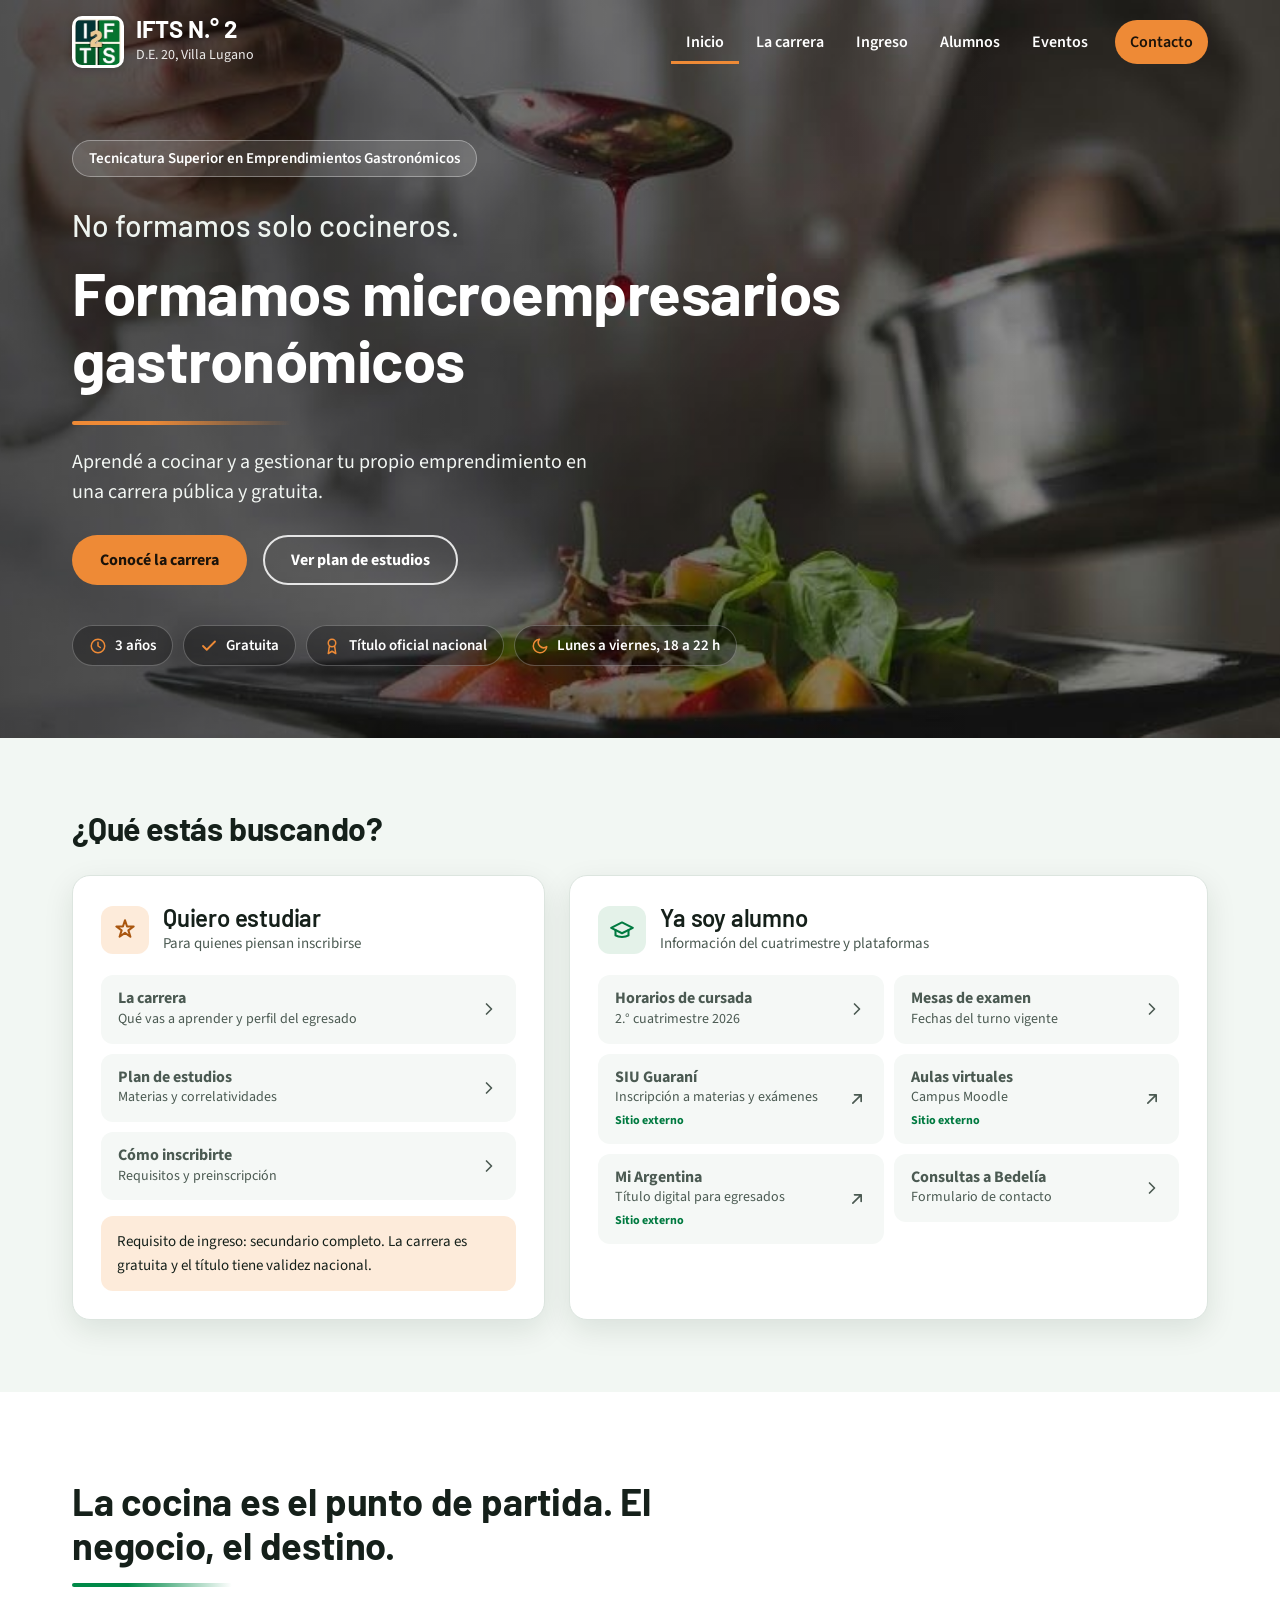
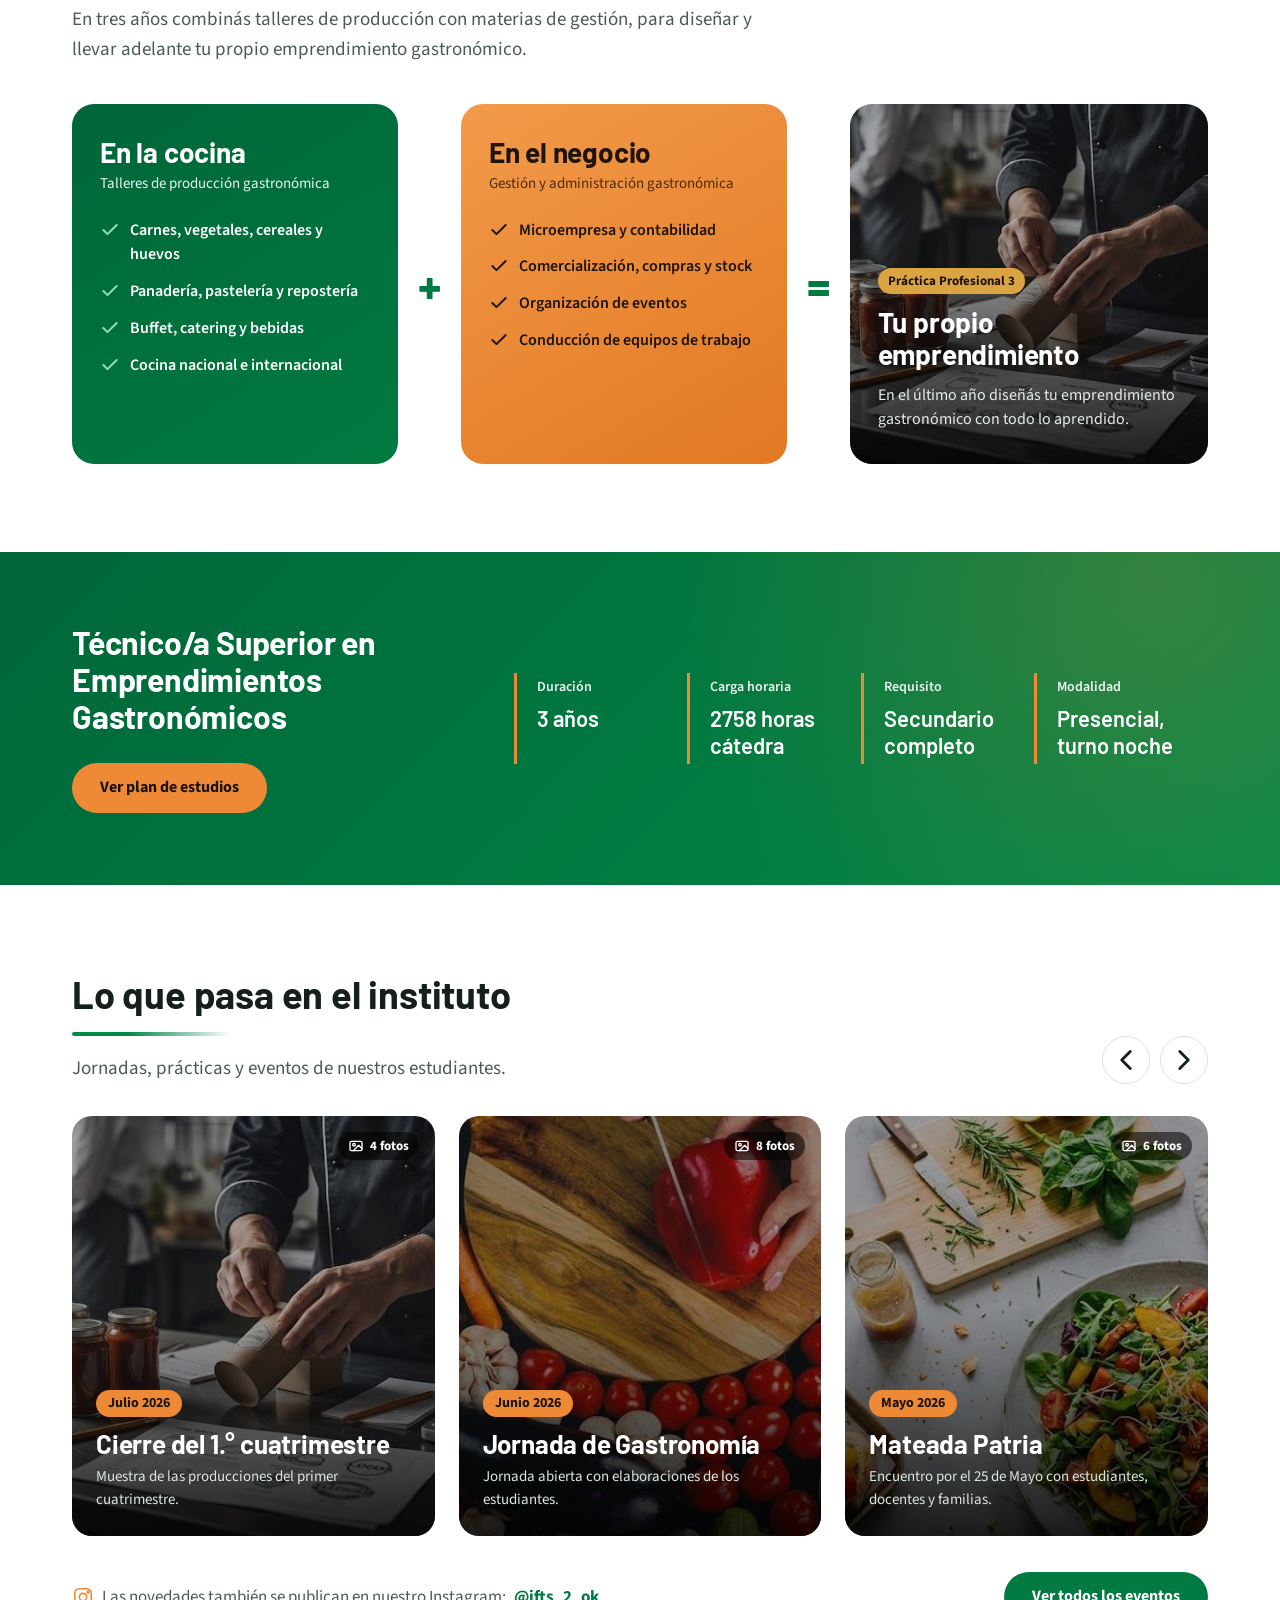
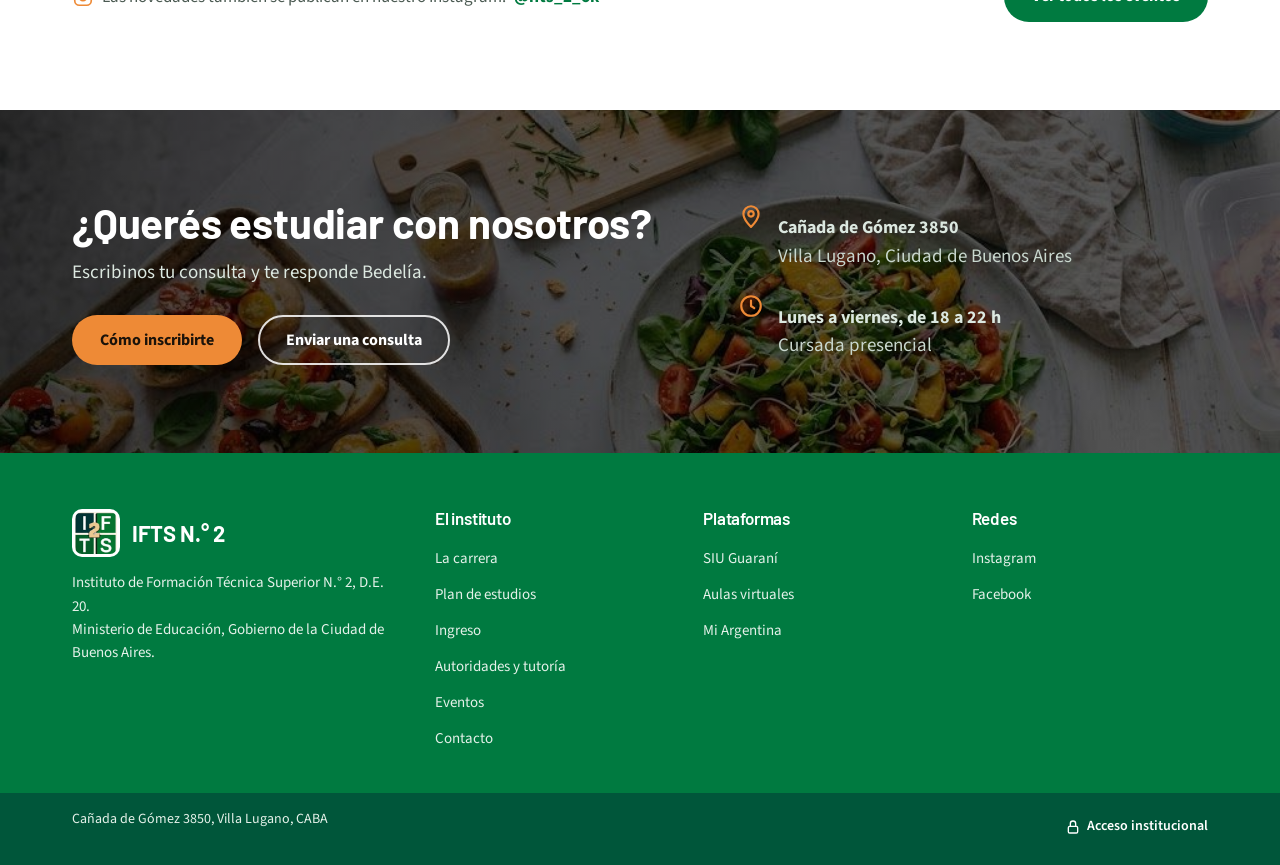
<file: index.html>
<!doctype html>
<html lang="es">

<head>
    <meta charset="utf-8" />
    <meta name="viewport" content="width=device-width, initial-scale=1, viewport-fit=cover" />
    <title>Prototipo · IFTS N.° 2</title>
    <link rel="preconnect" href="https://fonts.googleapis.com" />
    <link rel="preconnect" href="https://fonts.gstatic.com" crossorigin />
    <link
        href="https://fonts.googleapis.com/css2?family=Barlow:wght@500;600;700&family=Source+Sans+3:wght@400;600;700&display=swap"
        rel="stylesheet" />
    <link rel="stylesheet" href="css/styles.css" />
</head>

<body>
    <header class="encabezado" id="encabezado">
        <div class="contenedor">
            <a class="marca" href="#/inicio"><img data-img="LOGO" src="img/img-636b5bfe.gif"
                    alt="Logo del IFTS N.° 2" /><span><strong>IFTS N.° 2</strong><small>D.E. 20, Villa
                        Lugano</small></span></a>
            <nav aria-label="Principal">
                <button class="boton-menu" aria-expanded="false" aria-controls="menu" aria-label="Abrir menú"
                    id="boton-menu">
                    <svg viewBox="0 0 24 24" fill="none" stroke="currentColor" stroke-width="2" stroke-linecap="round"
                        stroke-linejoin="round" aria-hidden="true">
                        <path d="M3 6h18M3 12h18M3 18h18" />
                    </svg>
                </button>
                <ul class="menu" id="menu">
                    <li><a href="#/inicio" data-ruta="inicio">Inicio</a></li>
                    <li><a href="#/carrera" data-ruta="carrera">La carrera</a></li>
                    <li><a href="#/ingreso" data-ruta="ingreso">Ingreso</a></li>
                    <li><a href="#/alumnos" data-ruta="alumnos">Alumnos</a></li>
                    <li><a href="#/eventos" data-ruta="eventos">Eventos</a></li>
                    <li class="destacado"><a href="#/contacto" data-ruta="contacto">Contacto</a></li>
                </ul>
            </nav>
        </div>
    </header>
    <main>
        <div class="pagina" data-pagina="inicio">
            <section class="portada" aria-labelledby="t-portada">
                <div class="contenedor">
                    <p class="pastilla">Tecnicatura Superior en Emprendimientos Gastronómicos</p>
                    <h1 id="t-portada">
                        <span class="antes">No formamos solo cocineros.</span><span class="lema">Formamos
                            microempresarios gastronómicos</span>
                    </h1>
                    <span class="raya" aria-hidden="true"></span>
                    <p class="bajada">
                        Aprendé a cocinar y a gestionar tu propio emprendimiento en una carrera pública y
                        gratuita.
                    </p>
                    <div class="acciones">
                        <a class="boton boton-naranja" href="#/carrera">Conocé la carrera</a><a
                            class="boton boton-claro" href="#/plan">Ver plan de estudios</a>
                    </div>
                    <ul class="chips">
                        <li>
                            <svg viewBox="0 0 24 24" fill="none" stroke="currentColor" stroke-width="2"
                                stroke-linecap="round" stroke-linejoin="round" aria-hidden="true">
                                <circle cx="12" cy="12" r="9" />
                                <path d="M12 7v5l3 2" />
                            </svg>3 años
                        </li>
                        <li>
                            <svg viewBox="0 0 24 24" fill="none" stroke="currentColor" stroke-width="2.4"
                                stroke-linecap="round" stroke-linejoin="round" aria-hidden="true">
                                <path d="M20 6L9 17l-5-5" />
                            </svg>Gratuita
                        </li>
                        <li>
                            <svg viewBox="0 0 24 24" fill="none" stroke="currentColor" stroke-width="2"
                                stroke-linecap="round" stroke-linejoin="round" aria-hidden="true">
                                <circle cx="12" cy="8" r="5" />
                                <path d="M8.5 12.5L7 22l5-3 5 3-1.5-9.5" />
                            </svg>Título oficial nacional
                        </li>
                        <li>
                            <svg viewBox="0 0 24 24" fill="none" stroke="currentColor" stroke-width="2"
                                stroke-linecap="round" stroke-linejoin="round" aria-hidden="true">
                                <path d="M21 12.8A9 9 0 1 1 11.2 3a7 7 0 0 0 9.8 9.8z" />
                            </svg>Lunes a viernes, 18 a 22 h
                        </li>
                    </ul>
                </div>
            </section>
            <section class="busqueda" aria-labelledby="t-buscar">
                <div class="contenedor">
                    <h2 id="t-buscar">¿Qué estás buscando?</h2>
                    <div class="perfiles">
                        <div class="perfil">
                            <div class="perfil-cab">
                                <span class="icono ic-naranja"><svg viewBox="0 0 24 24" fill="none"
                                        stroke="currentColor" stroke-width="1.9" stroke-linecap="round"
                                        stroke-linejoin="round" aria-hidden="true">
                                        <path d="M12 3l1.9 5.8H20l-4.9 3.6 1.9 5.8L12 14.6l-5 3.6 1.9-5.8L4 8.8h6.1z" />
                                    </svg></span>
                                <div>
                                    <h3>Quiero estudiar</h3>
                                    <p>Para quienes piensan inscribirse</p>
                                </div>
                            </div>
                            <ul class="enlaces">
                                <li>
                                    <a href="#/carrera"><span><strong>La carrera</strong><span>Qué vas a aprender y
                                                perfil del egresado</span></span><span class="flecha"><svg
                                                viewBox="0 0 24 24" fill="none" stroke="currentColor" stroke-width="2"
                                                stroke-linecap="round" stroke-linejoin="round" aria-hidden="true">
                                                <path d="M9 6l6 6-6 6" />
                                            </svg></span></a>
                                </li>
                                <li>
                                    <a href="#/plan"><span><strong>Plan de estudios</strong><span>Materias y
                                                correlatividades</span></span><span class="flecha"><svg
                                                viewBox="0 0 24 24" fill="none" stroke="currentColor" stroke-width="2"
                                                stroke-linecap="round" stroke-linejoin="round" aria-hidden="true">
                                                <path d="M9 6l6 6-6 6" />
                                            </svg></span></a>
                                </li>
                                <li>
                                    <a href="#/ingreso"><span><strong>Cómo inscribirte</strong><span>Requisitos y
                                                preinscripción</span></span><span class="flecha"><svg
                                                viewBox="0 0 24 24" fill="none" stroke="currentColor" stroke-width="2"
                                                stroke-linecap="round" stroke-linejoin="round" aria-hidden="true">
                                                <path d="M9 6l6 6-6 6" />
                                            </svg></span></a>
                                </li>
                            </ul>
                            <p class="nota-perfil">
                                Requisito de ingreso: secundario completo. La carrera es gratuita y el título
                                tiene validez nacional.
                            </p>
                        </div>
                        <div class="perfil">
                            <div class="perfil-cab">
                                <span class="icono ic-verde"><svg viewBox="0 0 24 24" fill="none" stroke="currentColor"
                                        stroke-width="1.9" stroke-linecap="round" stroke-linejoin="round"
                                        aria-hidden="true">
                                        <path d="M22 10L12 5 2 10l10 5 10-5z" />
                                        <path d="M6 12v5c3 2 9 2 12 0v-5" />
                                    </svg></span>
                                <div>
                                    <h3>Ya soy alumno</h3>
                                    <p>Información del cuatrimestre y plataformas</p>
                                </div>
                            </div>
                            <ul class="enlaces dos-col">
                                <li>
                                    <a href="#/alumnos"><span><strong>Horarios de cursada</strong><span>2.° cuatrimestre
                                                2026</span></span><span class="flecha"><svg viewBox="0 0 24 24"
                                                fill="none" stroke="currentColor" stroke-width="2"
                                                stroke-linecap="round" stroke-linejoin="round" aria-hidden="true">
                                                <path d="M9 6l6 6-6 6" />
                                            </svg></span></a>
                                </li>
                                <li>
                                    <a href="#/alumnos"><span><strong>Mesas de examen</strong><span>Fechas del turno
                                                vigente</span></span><span class="flecha"><svg viewBox="0 0 24 24"
                                                fill="none" stroke="currentColor" stroke-width="2"
                                                stroke-linecap="round" stroke-linejoin="round" aria-hidden="true">
                                                <path d="M9 6l6 6-6 6" />
                                            </svg></span></a>
                                </li>
                                <li>
                                    <a href="#/alumnos"><span><strong>SIU Guaraní</strong><span>Inscripción a materias y
                                                exámenes</span><span class="externo">Sitio externo</span></span><span
                                            class="flecha"><svg viewBox="0 0 24 24" fill="none" stroke="currentColor"
                                                stroke-width="2" stroke-linecap="round" stroke-linejoin="round"
                                                aria-hidden="true">
                                                <path d="M7 17L17 7M9 7h8v8" />
                                            </svg></span></a>
                                </li>
                                <li>
                                    <a href="#/alumnos"><span><strong>Aulas virtuales</strong><span>Campus
                                                Moodle</span><span class="externo">Sitio externo</span></span><span
                                            class="flecha"><svg viewBox="0 0 24 24" fill="none" stroke="currentColor"
                                                stroke-width="2" stroke-linecap="round" stroke-linejoin="round"
                                                aria-hidden="true">
                                                <path d="M7 17L17 7M9 7h8v8" />
                                            </svg></span></a>
                                </li>
                                <li>
                                    <a href="#/alumnos"><span><strong>Mi Argentina</strong><span>Título digital para
                                                egresados</span><span class="externo">Sitio externo</span></span><span
                                            class="flecha"><svg viewBox="0 0 24 24" fill="none" stroke="currentColor"
                                                stroke-width="2" stroke-linecap="round" stroke-linejoin="round"
                                                aria-hidden="true">
                                                <path d="M7 17L17 7M9 7h8v8" />
                                            </svg></span></a>
                                </li>
                                <li>
                                    <a href="#/contacto"><span><strong>Consultas a Bedelía</strong><span>Formulario de
                                                contacto</span></span><span class="flecha"><svg viewBox="0 0 24 24"
                                                fill="none" stroke="currentColor" stroke-width="2"
                                                stroke-linecap="round" stroke-linejoin="round" aria-hidden="true">
                                                <path d="M9 6l6 6-6 6" />
                                            </svg></span></a>
                                </li>
                            </ul>
                        </div>
                    </div>
                </div>
            </section>
            <section class="seccion" aria-labelledby="t-ident">
                <div class="contenedor">
                    <div class="cabecera">
                        <h2 id="t-ident">La cocina es el punto de partida. El negocio, el destino.</h2>
                        <span class="raya" aria-hidden="true"></span>
                        <p>
                            En tres años combinás talleres de producción con materias de gestión, para diseñar y
                            llevar adelante tu propio emprendimiento gastronómico.
                        </p>
                    </div>
                    <div class="ecuacion">
                        <div class="bloque cocina">
                            <h3>En la cocina</h3>
                            <p class="sub">Talleres de producción gastronómica</p>
                            <ul>
                                <li>
                                    <svg viewBox="0 0 24 24" fill="none" stroke="currentColor" stroke-width="2.4"
                                        stroke-linecap="round" stroke-linejoin="round" aria-hidden="true">
                                        <path d="M20 6L9 17l-5-5" />
                                    </svg>Carnes, vegetales, cereales y huevos
                                </li>
                                <li>
                                    <svg viewBox="0 0 24 24" fill="none" stroke="currentColor" stroke-width="2.4"
                                        stroke-linecap="round" stroke-linejoin="round" aria-hidden="true">
                                        <path d="M20 6L9 17l-5-5" />
                                    </svg>Panadería, pastelería y repostería
                                </li>
                                <li>
                                    <svg viewBox="0 0 24 24" fill="none" stroke="currentColor" stroke-width="2.4"
                                        stroke-linecap="round" stroke-linejoin="round" aria-hidden="true">
                                        <path d="M20 6L9 17l-5-5" />
                                    </svg>Buffet, catering y bebidas
                                </li>
                                <li>
                                    <svg viewBox="0 0 24 24" fill="none" stroke="currentColor" stroke-width="2.4"
                                        stroke-linecap="round" stroke-linejoin="round" aria-hidden="true">
                                        <path d="M20 6L9 17l-5-5" />
                                    </svg>Cocina nacional e internacional
                                </li>
                            </ul>
                        </div>
                        <div class="signo" aria-hidden="true">+</div>
                        <div class="bloque negocio">
                            <h3>En el negocio</h3>
                            <p class="sub">Gestión y administración gastronómica</p>
                            <ul>
                                <li>
                                    <svg viewBox="0 0 24 24" fill="none" stroke="currentColor" stroke-width="2.4"
                                        stroke-linecap="round" stroke-linejoin="round" aria-hidden="true">
                                        <path d="M20 6L9 17l-5-5" />
                                    </svg>Microempresa y contabilidad
                                </li>
                                <li>
                                    <svg viewBox="0 0 24 24" fill="none" stroke="currentColor" stroke-width="2.4"
                                        stroke-linecap="round" stroke-linejoin="round" aria-hidden="true">
                                        <path d="M20 6L9 17l-5-5" />
                                    </svg>Comercialización, compras y stock
                                </li>
                                <li>
                                    <svg viewBox="0 0 24 24" fill="none" stroke="currentColor" stroke-width="2.4"
                                        stroke-linecap="round" stroke-linejoin="round" aria-hidden="true">
                                        <path d="M20 6L9 17l-5-5" />
                                    </svg>Organización de eventos
                                </li>
                                <li>
                                    <svg viewBox="0 0 24 24" fill="none" stroke="currentColor" stroke-width="2.4"
                                        stroke-linecap="round" stroke-linejoin="round" aria-hidden="true">
                                        <path d="M20 6L9 17l-5-5" />
                                    </svg>Conducción de equipos de trabajo
                                </li>
                            </ul>
                        </div>
                        <div class="signo" aria-hidden="true">=</div>
                        <div class="bloque resultado">
                            <span class="etiqueta">Práctica Profesional 3</span>
                            <h3>Tu propio emprendimiento</h3>
                            <p>
                                En el último año diseñás tu emprendimiento gastronómico con todo lo aprendido.
                            </p>
                        </div>
                    </div>
                </div>
            </section>
            <section class="franja" aria-labelledby="t-ficha">
                <div class="contenedor">
                    <div>
                        <h2 id="t-ficha">Técnico/a Superior en Emprendimientos Gastronómicos</h2>
                        <div class="acciones">
                            <a class="boton boton-naranja" href="#/plan">Ver plan de estudios</a>
                        </div>
                    </div>
                    <dl>
                        <div>
                            <dt>Duración</dt>
                            <dd>3 años</dd>
                        </div>
                        <div>
                            <dt>Carga horaria</dt>
                            <dd>2758 horas cátedra</dd>
                        </div>
                        <div>
                            <dt>Requisito</dt>
                            <dd>Secundario completo</dd>
                        </div>
                        <div>
                            <dt>Modalidad</dt>
                            <dd>Presencial, turno noche</dd>
                        </div>
                    </dl>
                </div>
            </section>
            <section class="seccion" aria-labelledby="t-ev">
                <div class="contenedor">
                    <div class="eventos-cab">
                        <div class="cabecera">
                            <h2 id="t-ev">Lo que pasa en el instituto</h2>
                            <span class="raya" aria-hidden="true"></span>
                            <p>Jornadas, prácticas y eventos de nuestros estudiantes.</p>
                        </div>
                        <div class="controles">
                            <button type="button" aria-label="Ver eventos anteriores" data-car="-1">
                                <svg viewBox="0 0 24 24" fill="none" stroke="currentColor" stroke-width="2"
                                    stroke-linecap="round" stroke-linejoin="round" aria-hidden="true">
                                    <path d="M15 6l-6 6 6 6" />
                                </svg></button><button type="button" aria-label="Ver más eventos" data-car="1">
                                <svg viewBox="0 0 24 24" fill="none" stroke="currentColor" stroke-width="2"
                                    stroke-linecap="round" stroke-linejoin="round" aria-hidden="true">
                                    <path d="M9 6l6 6-6 6" />
                                </svg>
                            </button>
                        </div>
                    </div>
                    <ul class="carrusel" id="carrusel">
                        <li>
                            <a class="tarjeta" href="#/evento"><span class="cant"><svg viewBox="0 0 24 24" fill="none"
                                        stroke="currentColor" stroke-width="2" stroke-linecap="round"
                                        stroke-linejoin="round" aria-hidden="true">
                                        <rect x="3" y="5" width="18" height="14" rx="2" />
                                        <circle cx="9" cy="10" r="2" />
                                        <path d="M21 16l-5-5-8 8" />
                                    </svg>4 fotos</span><img data-img="VERDURAS" src="img/img-636b5bfe.gif"
                                    alt="Foto del evento Cierre del 1.° cuatrimestre" />
                                <div class="texto">
                                    <time>Julio 2026</time>
                                    <h3>Cierre del 1.° cuatrimestre</h3>
                                    <p>Muestra de las producciones del primer cuatrimestre.</p>
                                    <span class="ver">Ver las fotos</span>
                                </div>
                            </a>
                        </li>
                        <li>
                            <a class="tarjeta" href="#/evento"><span class="cant"><svg viewBox="0 0 24 24" fill="none"
                                        stroke="currentColor" stroke-width="2" stroke-linecap="round"
                                        stroke-linejoin="round" aria-hidden="true">
                                        <rect x="3" y="5" width="18" height="14" rx="2" />
                                        <circle cx="9" cy="10" r="2" />
                                        <path d="M21 16l-5-5-8 8" />
                                    </svg>8 fotos</span><img data-img="MORRON" src="img/img-636b5bfe.gif"
                                    alt="Foto del evento Jornada de Gastronomía" />
                                <div class="texto">
                                    <time>Junio 2026</time>
                                    <h3>Jornada de Gastronomía</h3>
                                    <p>Jornada abierta con elaboraciones de los estudiantes.</p>
                                    <span class="ver">Ver las fotos</span>
                                </div>
                            </a>
                        </li>
                        <li>
                            <a class="tarjeta" href="#/evento"><span class="cant"><svg viewBox="0 0 24 24" fill="none"
                                        stroke="currentColor" stroke-width="2" stroke-linecap="round"
                                        stroke-linejoin="round" aria-hidden="true">
                                        <rect x="3" y="5" width="18" height="14" rx="2" />
                                        <circle cx="9" cy="10" r="2" />
                                        <path d="M21 16l-5-5-8 8" />
                                    </svg>6 fotos</span><img data-img="PLATO" src="img/img-636b5bfe.gif"
                                    alt="Foto del evento Mateada Patria" />
                                <div class="texto">
                                    <time>Mayo 2026</time>
                                    <h3>Mateada Patria</h3>
                                    <p>Encuentro por el 25 de Mayo con estudiantes, docentes y familias.</p>
                                    <span class="ver">Ver las fotos</span>
                                </div>
                            </a>
                        </li>
                        <li>
                            <a class="tarjeta" href="#/evento"><span class="cant"><svg viewBox="0 0 24 24" fill="none"
                                        stroke="currentColor" stroke-width="2" stroke-linecap="round"
                                        stroke-linejoin="round" aria-hidden="true">
                                        <rect x="3" y="5" width="18" height="14" rx="2" />
                                        <circle cx="9" cy="10" r="2" />
                                        <path d="M21 16l-5-5-8 8" />
                                    </svg>5 fotos</span><img data-img="ESTUDIO" src="img/img-636b5bfe.gif"
                                    alt="Foto del evento Noche de los Museos" />
                                <div class="texto">
                                    <time>Noviembre 2025</time>
                                    <h3>Noche de los Museos</h3>
                                    <p>El instituto abrió sus puertas a la comunidad.</p>
                                    <span class="ver">Ver las fotos</span>
                                </div>
                            </a>
                        </li>
                    </ul>
                    <div class="pie-carrusel">
                        <p>
                            <svg viewBox="0 0 24 24" fill="none" stroke="currentColor" stroke-width="1.8"
                                stroke-linecap="round" stroke-linejoin="round" aria-hidden="true">
                                <rect x="3" y="3" width="18" height="18" rx="5" />
                                <circle cx="12" cy="12" r="4" />
                                <circle cx="17.5" cy="6.5" r="1" fill="currentColor" />
                            </svg>Las novedades también se publican en nuestro Instagram:
                            <a class="enlace" href="#/eventos">@ifts_2_ok</a>
                        </p>
                        <a class="boton boton-verde" href="#/eventos">Ver todos los eventos</a>
                    </div>
                </div>
            </section>
            <section class="llamado" aria-labelledby="t-llam">
                <div class="contenedor">
                    <div>
                        <h2 id="t-llam">¿Querés estudiar con nosotros?</h2>
                        <p>Escribinos tu consulta y te responde Bedelía.</p>
                        <div class="acciones">
                            <a class="boton boton-naranja" href="#/ingreso">Cómo inscribirte</a><a
                                class="boton boton-claro" href="#/contacto">Enviar una consulta</a>
                        </div>
                    </div>
                    <div class="datos-contacto">
                        <div>
                            <svg viewBox="0 0 24 24" fill="none" stroke="currentColor" stroke-width="2"
                                stroke-linecap="round" stroke-linejoin="round" aria-hidden="true">
                                <path d="M12 22s7-6.2 7-12a7 7 0 0 0-14 0c0 5.8 7 12 7 12z" />
                                <circle cx="12" cy="10" r="2.5" />
                            </svg>
                            <p>
                                <strong>Cañada de Gómez 3850</strong><span>Villa Lugano, Ciudad de Buenos Aires</span>
                            </p>
                        </div>
                        <div>
                            <svg viewBox="0 0 24 24" fill="none" stroke="currentColor" stroke-width="2"
                                stroke-linecap="round" stroke-linejoin="round" aria-hidden="true">
                                <circle cx="12" cy="12" r="9" />
                                <path d="M12 7v5l3 2" />
                            </svg>
                            <p><strong>Lunes a viernes, de 18 a 22 h</strong><span>Cursada presencial</span></p>
                        </div>
                    </div>
                </div>
            </section>
        </div>
        <div class="pagina" data-pagina="carrera">
            <section class="banner velo-medio" data-fondo="B_CARRERA">
                <div class="contenedor">
                    <h1>La carrera</h1>
                    <span class="raya" aria-hidden="true"></span>
                    <p>
                        Técnico/a Superior en Emprendimientos Gastronómicos. Tres años de formación en cocina,
                        gestión y emprendimiento.
                    </p>
                </div>
            </section>
            <nav class="subnav" aria-label="En esta página">
                <div class="contenedor">
                    <button type="button" data-ir="perfil">Perfil del egresado</button><button type="button"
                        data-ir="aprender">¿Qué vas a aprender?</button><button type="button"
                        data-ir="plan-estudios">Plan de estudios</button><button type="button"
                        data-ir="autoridades">Autoridades y tutoría</button>
                </div>
            </nav>
            <section class="seccion" id="perfil">
                <div class="contenedor dos">
                    <div class="texto-largo">
                        <h2>Perfil del egresado</h2>
                        <span class="raya" aria-hidden="true"></span>
                        <p>
                            Al egresar vas a estar capacitado/a para diseñar y gestionar emprendimientos
                            gastronómicos, y para realizar tareas de planificación de la producción y de
                            elaboración de productos alimenticios aptos para el consumo, conforme a las
                            condiciones exigidas de higiene, seguridad y calidad.
                        </p>
                        <p>
                            El instituto forma emprendedores gastronómicos desde hace 18 años, promoviendo la
                            inserción laboral y los proyectos productivos que impactan en la comunidad.
                        </p>
                        <div class="acciones">
                            <a class="boton boton-verde" href="#/plan">Ver plan de estudios</a><a class="enlace"
                                href="#/contacto">Consultar por la inscripción</a>
                        </div>
                    </div>
                    <div class="tarjeta-simple">
                        <h3 style="margin-bottom: 16px">Datos de la carrera</h3>
                        <ul class="enlaces">
                            <li>
                                <a href="#/plan"><span><strong>Título</strong><span>Técnico/a Superior en
                                            Emprendimientos Gastronómicos</span></span></a>
                            </li>
                            <li>
                                <a href="#/plan"><span><strong>Duración y carga horaria</strong><span>3 años, 2758 horas
                                            cátedra</span></span></a>
                            </li>
                            <li>
                                <a href="#/plan"><span><strong>Requisito</strong><span>Secundario
                                            completo</span></span></a>
                            </li>
                            <li>
                                <a href="#/contacto"><span><strong>Cursada</strong><span>Presencial, de lunes a viernes
                                            de 18 a 22 h</span></span></a>
                            </li>
                        </ul>
                    </div>
                </div>
            </section>
            <section class="seccion seccion-alt" id="aprender">
                <div class="contenedor">
                    <div class="cabecera">
                        <h2>¿Qué vas a aprender?</h2>
                        <span class="raya" aria-hidden="true"></span>
                        <p>Cuatro áreas formativas que combinan cocina, gestión y práctica profesional.</p>
                    </div>
                    <ul class="areas">
                        <li>
                            <a class="area area-verde" href="#/plan" data-abrir="p2">
                                <div class="area-cab">
                                    <span class="icono ic-verde"><svg viewBox="0 0 24 24" fill="none"
                                            stroke="currentColor" stroke-width="1.9" stroke-linecap="round"
                                            stroke-linejoin="round" aria-hidden="true">
                                            <path d="M7 3v7a2 2 0 0 0 2 2v9M5 3v5M9 3v5M17 3c-2 1.5-3 4-3 7h3v11" />
                                        </svg></span>
                                    <h3>Producción gastronómica</h3>
                                </div>
                                <p>
                                    Talleres de carnes, vegetales, pizzas y pastas, panadería, pastelería, buffet,
                                    catering y cocina nacional e internacional.
                                </p>
                                <span class="base-area"><span class="cuenta">11 materias y talleres</span><span
                                        class="ver-mat">Ver materias</span></span>
                            </a>
                        </li>
                        <li>
                            <a class="area area-naranja" href="#/plan" data-abrir="p3">
                                <div class="area-cab">
                                    <span class="icono ic-naranja"><svg viewBox="0 0 24 24" fill="none"
                                            stroke="currentColor" stroke-width="1.9" stroke-linecap="round"
                                            stroke-linejoin="round" aria-hidden="true">
                                            <path d="M3 21h18M6 17v-5M11 17V7M16 17v-8M20 6l-4 3-5-2-5 4" />
                                        </svg></span>
                                    <h3>Gestión y administración</h3>
                                </div>
                                <p>
                                    Microempresa, contabilidad, comercialización, recursos humanos, compras y
                                    organización de eventos gastronómicos.
                                </p>
                                <span class="base-area"><span class="cuenta">8 materias</span><span class="ver-mat">Ver
                                        materias</span></span>
                            </a>
                        </li>
                        <li>
                            <a class="area area-verde" href="#/plan" data-abrir="p1">
                                <div class="area-cab">
                                    <span class="icono ic-verde"><svg viewBox="0 0 24 24" fill="none"
                                            stroke="currentColor" stroke-width="1.9" stroke-linecap="round"
                                            stroke-linejoin="round" aria-hidden="true">
                                            <circle cx="11" cy="11" r="6.5" />
                                            <path d="M20.5 20.5l-4.8-4.8" />
                                        </svg></span>
                                    <h3>Análisis del sector</h3>
                                </div>
                                <p>
                                    Introducción a la gastronomía, industria de la hospitalidad, economía y
                                    organización empresarial.
                                </p>
                                <span class="base-area"><span class="cuenta">5 materias</span><span class="ver-mat">Ver
                                        materias</span></span>
                            </a>
                        </li>
                        <li>
                            <a class="area area-naranja" href="#/plan" data-abrir="p4">
                                <div class="area-cab">
                                    <span class="icono ic-naranja"><svg viewBox="0 0 24 24" fill="none"
                                            stroke="currentColor" stroke-width="1.9" stroke-linecap="round"
                                            stroke-linejoin="round" aria-hidden="true">
                                            <path d="M3 9l1.6-5h14.8L21 9M4 9h16v11H4zM9.5 20v-5.5h5V20" />
                                        </svg></span>
                                    <h3>Prácticas profesionales</h3>
                                </div>
                                <p>
                                    Tres prácticas: observación organizacional, organización de la producción y
                                    diseño de emprendimientos gastronómicos.
                                </p>
                                <span class="base-area"><span class="cuenta">3 prácticas</span><span class="ver-mat">Ver
                                        materias</span></span>
                            </a>
                        </li>
                    </ul>
                </div>
            </section>
            <section class="seccion" id="plan-estudios">
                <div class="contenedor">
                    <div class="cabecera">
                        <h2>Plan de estudios</h2>
                        <span class="raya" aria-hidden="true"></span>
                        <p>
                            Materias, régimen y carga horaria de la tecnicatura, según la Resolución N.°
                            1202/MEGC/2007.
                        </p>
                    </div>
                    <div class="pestanas" role="tablist" data-grupo="plan">
                        <button role="tab" aria-selected="true" data-tab="p1">Análisis del sector</button><button
                            role="tab" aria-selected="false" data-tab="p2">
                            Producción gastronómica</button><button role="tab" aria-selected="false" data-tab="p3">
                            Gestión y administración</button><button role="tab" aria-selected="false" data-tab="p4">
                            Prácticas profesionales
                        </button>
                    </div>
                    <div class="panel-tab activa" id="p1" role="tabpanel">
                        <div class="tabla-caja">
                            <table>
                                <thead>
                                    <tr>
                                        <th>Materia</th>
                                        <th>Régimen</th>
                                        <th>Horas cátedra</th>
                                    </tr>
                                </thead>
                                <tbody>
                                    <tr>
                                        <td>Introducción a la Gastronomía</td>
                                        <td>Materia cuatrimestral</td>
                                        <td>96</td>
                                    </tr>
                                    <tr>
                                        <td>Industria de la hospitalidad</td>
                                        <td>Materia cuatrimestral</td>
                                        <td>64</td>
                                    </tr>
                                    <tr>
                                        <td>Principios de Economía</td>
                                        <td>Materia cuatrimestral</td>
                                        <td>96</td>
                                    </tr>
                                    <tr>
                                        <td>Herramientas de Investigación</td>
                                        <td>Materia cuatrimestral</td>
                                        <td>96</td>
                                    </tr>
                                    <tr>
                                        <td>Organización empresarial</td>
                                        <td>Materia cuatrimestral</td>
                                        <td>64</td>
                                    </tr>
                                </tbody>
                            </table>
                        </div>
                    </div>
                    <div class="panel-tab" id="p2" role="tabpanel">
                        <div class="tabla-caja">
                            <table>
                                <thead>
                                    <tr>
                                        <th>Materia</th>
                                        <th>Régimen</th>
                                        <th>Horas cátedra</th>
                                    </tr>
                                </thead>
                                <tbody>
                                    <tr>
                                        <td>Elaboraciones a base de vegetales, cereales y huevos</td>
                                        <td>Taller cuatrimestral</td>
                                        <td>144</td>
                                    </tr>
                                    <tr>
                                        <td>Elaboraciones a base de carnes</td>
                                        <td>Taller cuatrimestral</td>
                                        <td>144</td>
                                    </tr>
                                    <tr>
                                        <td>Elaboración de pizzas y pastas</td>
                                        <td>Taller cuatrimestral</td>
                                        <td>96</td>
                                    </tr>
                                    <tr>
                                        <td>Elaboraciones de buffet</td>
                                        <td>Taller cuatrimestral</td>
                                        <td>96</td>
                                    </tr>
                                    <tr>
                                        <td>Servicios de catering</td>
                                        <td>Taller cuatrimestral</td>
                                        <td>64</td>
                                    </tr>
                                    <tr>
                                        <td>Cocina nacional e internacional</td>
                                        <td>Taller cuatrimestral</td>
                                        <td>64</td>
                                    </tr>
                                    <tr>
                                        <td>Elaboraciones de Panadería</td>
                                        <td>Materia cuatrimestral</td>
                                        <td>80</td>
                                    </tr>
                                    <tr>
                                        <td>Pastelería básica</td>
                                        <td>Taller cuatrimestral</td>
                                        <td>96</td>
                                    </tr>
                                    <tr>
                                        <td>Repostería</td>
                                        <td>Materia cuatrimestral</td>
                                        <td>64</td>
                                    </tr>
                                    <tr>
                                        <td>Seguridad e higiene en la Gastronomía</td>
                                        <td>Materia anual</td>
                                        <td>96</td>
                                    </tr>
                                    <tr>
                                        <td>Nutrición</td>
                                        <td>Materia cuatrimestral</td>
                                        <td>64</td>
                                    </tr>
                                </tbody>
                            </table>
                        </div>
                    </div>
                    <div class="panel-tab" id="p3" role="tabpanel">
                        <div class="tabla-caja">
                            <table>
                                <thead>
                                    <tr>
                                        <th>Materia</th>
                                        <th>Régimen</th>
                                        <th>Horas cátedra</th>
                                    </tr>
                                </thead>
                                <tbody>
                                    <tr>
                                        <td>Introducción general a la microempresa</td>
                                        <td>Materia cuatrimestral</td>
                                        <td>64</td>
                                    </tr>
                                    <tr>
                                        <td>Elementos de Administración y Contabilidad</td>
                                        <td>Materia anual</td>
                                        <td>128</td>
                                    </tr>
                                    <tr>
                                        <td>Comercialización</td>
                                        <td>Materia cuatrimestral</td>
                                        <td>48</td>
                                    </tr>
                                    <tr>
                                        <td>Recursos humanos</td>
                                        <td>Materia cuatrimestral</td>
                                        <td>64</td>
                                    </tr>
                                    <tr>
                                        <td>Compras y gestión de stock</td>
                                        <td>Materia cuatrimestral</td>
                                        <td>48</td>
                                    </tr>
                                    <tr>
                                        <td>Organización de eventos gastronómicos</td>
                                        <td>Materia cuatrimestral</td>
                                        <td>80</td>
                                    </tr>
                                    <tr>
                                        <td>Taller de comunicación escrita</td>
                                        <td>Taller cuatrimestral</td>
                                        <td>72</td>
                                    </tr>
                                    <tr>
                                        <td>Inglés técnico</td>
                                        <td>Taller cuatrimestral</td>
                                        <td>48</td>
                                    </tr>
                                </tbody>
                            </table>
                        </div>
                    </div>
                    <div class="panel-tab" id="p4" role="tabpanel">
                        <div class="tabla-caja">
                            <table>
                                <thead>
                                    <tr>
                                        <th>Materia</th>
                                        <th>Régimen</th>
                                        <th>Horas cátedra</th>
                                    </tr>
                                </thead>
                                <tbody>
                                    <tr>
                                        <td>Práctica Profesional 1: Observación organizacional</td>
                                        <td>Taller cuatrimestral</td>
                                        <td>48</td>
                                    </tr>
                                    <tr>
                                        <td>Práctica Profesional 2: Organización de la producción</td>
                                        <td>Taller cuatrimestral</td>
                                        <td>48</td>
                                    </tr>
                                    <tr>
                                        <td>Práctica Profesional 3: Diseño de Emprendimientos Gastronómicos</td>
                                        <td>Taller cuatrimestral</td>
                                        <td>160</td>
                                    </tr>
                                </tbody>
                            </table>
                        </div>
                    </div>
                    <div class="acciones">
                        <a class="boton boton-verde" href="#/plan"><svg viewBox="0 0 24 24" fill="none"
                                stroke="currentColor" stroke-width="2" stroke-linecap="round" stroke-linejoin="round"
                                aria-hidden="true">
                                <path d="M14 3H6a2 2 0 0 0-2 2v14a2 2 0 0 0 2 2h12a2 2 0 0 0 2-2V9z" />
                                <path d="M14 3v6h6M8 13h8M8 17h5" />
                            </svg>Régimen de correlatividades (PDF)</a><a class="boton boton-linea" href="#/plan"><svg
                                viewBox="0 0 24 24" fill="none" stroke="currentColor" stroke-width="2"
                                stroke-linecap="round" stroke-linejoin="round" aria-hidden="true">
                                <path d="M7 17L17 7M9 7h8v8" />
                            </svg>Resolución oficial del plan</a>
                    </div>
                </div>
            </section>
            <section class="seccion seccion-autoridades" id="autoridades" data-fondo="AUTORIDADES">
                <div class="contenedor">
                    <div class="cabecera">
                        <h2>Autoridades y tutoría</h2>
                        <span class="raya" aria-hidden="true"></span>
                        <p>Equipo de conducción del instituto y acompañamiento a los estudiantes.</p>
                    </div>
                    <div class="personas">
                        <div class="tarjeta-simple persona">
                            <span class="avatar">CD</span>
                            <div><strong>Cecilia C. Dipiazza</strong><span>Rectora</span></div>
                        </div>
                        <div class="tarjeta-simple persona">
                            <span class="avatar">JS</span>
                            <div>
                                <strong>Prof. Julia Sboro</strong><span>Tutora institucional: acompaña a los estudiantes
                                    durante la cursada</span>
                            </div>
                        </div>
                    </div>
                </div>
            </section>
        </div>
        <div class="pagina" data-pagina="ingreso">
            <section class="banner velo-fuerte" data-fondo="B_PLAN">
                <div class="contenedor">
                    <h1>Ingreso</h1>
                    <span class="raya" aria-hidden="true"></span>
                    <p>Cómo inscribirte en la Tecnicatura Superior en Emprendimientos Gastronómicos.</p>
                </div>
            </section>
            <section class="seccion">
                <div class="contenedor">
                    <div class="cabecera">
                        <h2>Ingreso <span data-anio="0"></span></h2>
                        <span class="raya" aria-hidden="true"></span>
                        <p>
                            Inscripción para el primer cuatrimestre. El preingreso a las carreras de Técnica
                            Superior lo organiza la Agencia de Habilidades para el Futuro del Gobierno de la
                            Ciudad.
                        </p>
                    </div>
                    <div class="vigente">
                        <span class="etiqueta et-naranja">Fechas a confirmar</span><span style="color: var(--suave)">Se
                            publican cuando la Agencia de Habilidades para el Futuro las comunica.</span>
                    </div>
                    <ol class="cronograma">
                        <li>
                            <span class="paso-num">1</span><span class="paso-fecha">Del 6 de noviembre de <span
                                    data-anio="-1"></span> al 5 de marzo de
                                <span data-anio="0"></span></span>
                            <h3>Preinscripción</h3>
                            <p>
                                En SIU Guaraní: cargás tus datos, elegís la carrera, el instituto y el horario, y
                                subís tu DNI y el título secundario.
                            </p>
                        </li>
                        <li>
                            <span class="paso-num">2</span><span class="paso-fecha">Del 6 de noviembre de <span
                                    data-anio="-1"></span> al 7 de marzo de
                                <span data-anio="0"></span></span>
                            <h3>Curso de preparación</h3>
                            <p>
                                Virtual y autoasistido, en el aula Moodle. No es obligatorio, pero te prepara para
                                los exámenes.
                            </p>
                        </li>
                        <li>
                            <span class="paso-num">3</span><span class="paso-fecha">Del 3 de febrero al 7 de marzo de
                                <span data-anio="0"></span></span>
                            <h3>Exámenes obligatorios</h3>
                            <p>
                                ECOPE e IPEMAT, en Moodle. Tenés un solo intento y dos horas para cada examen.
                            </p>
                        </li>
                        <li>
                            <span class="paso-num">4</span><span class="paso-fecha">Desde el 12 de marzo de <span
                                    data-anio="0"></span></span>
                            <h3>Confirmación de vacante</h3>
                            <p>
                                Las vacantes se asignan por orden de mérito, según la suma de los puntajes de
                                ambos exámenes.
                            </p>
                        </li>
                    </ol>
                    <div class="acciones">
                        <a class="boton boton-naranja"
                            href="https://guarani-autogestionagencia.bue.edu.ar/preinscripcion/SSAALV/acceso"
                            target="_blank" rel="noopener">Ir a la preinscripción<svg viewBox="0 0 24 24" fill="none"
                                stroke="currentColor" stroke-width="2" stroke-linecap="round" stroke-linejoin="round"
                                aria-hidden="true">
                                <path d="M7 17L17 7M9 7h8v8" />
                            </svg></a><a class="boton boton-linea"
                            href="https://www.buenosaires.gob.ar/educacion/estudiantes/sistema-educativo/terciario/formacion-tecnica-superior"
                            target="_blank" rel="noopener">Ver la oferta educativa<svg viewBox="0 0 24 24" fill="none"
                                stroke="currentColor" stroke-width="2" stroke-linecap="round" stroke-linejoin="round"
                                aria-hidden="true">
                                <path d="M7 17L17 7M9 7h8v8" />
                            </svg></a>
                    </div>
                    <details class="archivo">
                        <summary>
                            Ingresos anteriores
                            <span class="flecha"><svg viewBox="0 0 24 24" fill="none" stroke="currentColor"
                                    stroke-width="2" stroke-linecap="round" stroke-linejoin="round" aria-hidden="true">
                                    <path d="M6 9l6 6 6-6" />
                                </svg></span>
                        </summary>
                        <div class="lista">
                            <a href="#/ingreso"><strong>Ingreso <span data-anio="-1"></span></strong><span>Cronograma y
                                    material de preingreso</span></a><a href="#/ingreso"><strong>Ingreso <span
                                        data-anio="-2"></span></strong><span>Cronograma y material de
                                    preingreso</span></a>
                        </div>
                    </details>
                </div>
            </section>
            <section class="seccion seccion-alt">
                <div class="contenedor dos">
                    <div>
                        <div class="cabecera">
                            <h2>Preguntas frecuentes</h2>
                            <span class="raya" aria-hidden="true"></span>
                        </div>
                        <details class="faq">
                            <summary>
                                ¿Qué necesito para inscribirme?<span class="flecha"><svg viewBox="0 0 24 24" fill="none"
                                        stroke="currentColor" stroke-width="2" stroke-linecap="round"
                                        stroke-linejoin="round" aria-hidden="true">
                                        <path d="M6 9l6 6 6-6" />
                                    </svg></span>
                            </summary>
                            <p>
                                Tener el secundario completo y cargar en SIU Guaraní tu DNI y el título. Si tenés
                                más de 25 años y no terminaste el secundario, escribí a
                                preingreso.ifts@bue.edu.ar.
                            </p>
                        </details>
                        <details class="faq">
                            <summary>
                                ¿Puedo anotarme en más de una carrera?<span class="flecha"><svg viewBox="0 0 24 24"
                                        fill="none" stroke="currentColor" stroke-width="2" stroke-linecap="round"
                                        stroke-linejoin="round" aria-hidden="true">
                                        <path d="M6 9l6 6 6-6" />
                                    </svg></span>
                            </summary>
                            <p>
                                No. En la preinscripción elegís una sola tecnicatura y el instituto donde querés
                                cursar.
                            </p>
                        </details>
                        <details class="faq">
                            <summary>
                                ¿Cómo entro al curso de preparación?<span class="flecha"><svg viewBox="0 0 24 24"
                                        fill="none" stroke="currentColor" stroke-width="2" stroke-linecap="round"
                                        stroke-linejoin="round" aria-hidden="true">
                                        <path d="M6 9l6 6 6-6" />
                                    </svg></span>
                            </summary>
                            <p>
                                Unos 7 días después de preinscribirte te llega un correo con el usuario y la
                                contraseña del aula virtual.
                            </p>
                        </details>
                        <details class="faq">
                            <summary>
                                ¿Qué se evalúa en los exámenes?<span class="flecha"><svg viewBox="0 0 24 24" fill="none"
                                        stroke="currentColor" stroke-width="2" stroke-linecap="round"
                                        stroke-linejoin="round" aria-hidden="true">
                                        <path d="M6 9l6 6 6-6" />
                                    </svg></span>
                            </summary>
                            <p>
                                Los contenidos de Estrategias de Comprensión y Producción Escrita (ECOPE) e
                                Introducción al Pensamiento Matemático (IPEMAT). Los módulos de Pensamiento
                                Computacional e Introducción a la Técnica Superior no tienen examen.
                            </p>
                        </details>
                        <details class="faq">
                            <summary>
                                ¿Cómo se asignan las vacantes?<span class="flecha"><svg viewBox="0 0 24 24" fill="none"
                                        stroke="currentColor" stroke-width="2" stroke-linecap="round"
                                        stroke-linejoin="round" aria-hidden="true">
                                        <path d="M6 9l6 6 6-6" />
                                    </svg></span>
                            </summary>
                            <p>
                                Por orden de mérito, según el puntaje total de los dos exámenes. La confirmación
                                se comunica a partir de mediados de marzo.
                            </p>
                        </details>
                    </div>
                    <aside class="material">
                        <img src="img/img-47d91167.jpg" alt="Portada de la guía de preingreso" />
                        <div class="material-cuerpo">
                            <span class="etiqueta et-verde">Material de preingreso</span>
                            <h3>Guía de preingreso a Técnica Superior</h3>
                            <p>Presentación de la Agencia de Habilidades para el Futuro. PDF de 6 páginas.</p>
                            <div class="acciones">
                                <button class="boton boton-verde boton-chico" type="button" id="ver-pdf">
                                    Ver la guía</button><button class="boton boton-linea boton-chico" type="button"
                                    id="bajar-pdf">
                                    Descargar
                                </button>
                            </div>
                            <p class="nota-material">
                                Consultas sobre el preingreso:
                                <strong>preingreso.ifts@bue.edu.ar</strong><br />Consultas sobre el instituto:
                                <a class="enlace" href="#/contacto" style="min-height: 0">escribile a Bedelía</a>
                            </p>
                        </div>
                    </aside>
                </div>
            </section>
        </div>
        <div class="pagina" data-pagina="alumnos">
            <section class="banner velo-suave" data-fondo="B_ALUMNOS">
                <div class="contenedor">
                    <h1>Alumnos</h1>
                    <span class="raya" aria-hidden="true"></span>
                    <p>Horarios de cursada, mesas de examen y plataformas del instituto.</p>
                </div>
            </section>
            <section class="seccion">
                <div class="contenedor">
                    <div class="vigente">
                        <span class="etiqueta et-verde"><svg viewBox="0 0 24 24" fill="none" stroke="currentColor"
                                stroke-width="2.4" stroke-linecap="round" stroke-linejoin="round" aria-hidden="true">
                                <path d="M20 6L9 17l-5-5" />
                            </svg>Vigente</span><strong>2.° cuatrimestre 2026</strong><span
                            style="color: var(--suave)">Actualizado el 10 de agosto de 2026</span>
                    </div>
                    <div class="pestanas" role="tablist" data-grupo="alu">
                        <button role="tab" aria-selected="true" data-tab="h1">Horarios 1.° año</button><button
                            role="tab" aria-selected="false" data-tab="h2">Horarios 2.° año</button><button role="tab"
                            aria-selected="false" data-tab="h3">Horarios 3.° año</button><button role="tab"
                            aria-selected="false" data-tab="m1">Mesas de examen</button><button role="tab"
                            aria-selected="false" data-tab="i1">Inscripciones</button>
                    </div>
                    <div class="panel-tab activa" id="h1">
                        <div class="tabla-caja">
                            <table>
                                <thead>
                                    <tr>
                                        <th>Día (18 a 22 h)</th>
                                        <th>Materia</th>
                                        <th>Aula</th>
                                    </tr>
                                </thead>
                                <tbody>
                                    <tr>
                                        <td>Lunes</td>
                                        <td>Introducción a la Gastronomía</td>
                                        <td>Aula 2</td>
                                    </tr>
                                    <tr>
                                        <td>Martes</td>
                                        <td>Elaboraciones a base de vegetales, cereales y huevos</td>
                                        <td>Cocina 1</td>
                                    </tr>
                                    <tr>
                                        <td>Miércoles</td>
                                        <td>Principios de Economía</td>
                                        <td>Aula 2</td>
                                    </tr>
                                    <tr>
                                        <td>Jueves</td>
                                        <td>Seguridad e higiene en la Gastronomía</td>
                                        <td>Aula 3</td>
                                    </tr>
                                    <tr>
                                        <td>Viernes</td>
                                        <td>Industria de la hospitalidad</td>
                                        <td>Aula 2</td>
                                    </tr>
                                </tbody>
                            </table>
                        </div>
                    </div>
                    <div class="panel-tab" id="h2">
                        <div class="tabla-caja">
                            <table>
                                <thead>
                                    <tr>
                                        <th>Día (18 a 22 h)</th>
                                        <th>Materia</th>
                                        <th>Aula</th>
                                    </tr>
                                </thead>
                                <tbody>
                                    <tr>
                                        <td>Lunes</td>
                                        <td>Elaboraciones a base de carnes</td>
                                        <td>Cocina 1</td>
                                    </tr>
                                    <tr>
                                        <td>Martes</td>
                                        <td>Elementos de Administración y Contabilidad</td>
                                        <td>Aula 4</td>
                                    </tr>
                                    <tr>
                                        <td>Miércoles</td>
                                        <td>Pastelería básica</td>
                                        <td>Cocina 2</td>
                                    </tr>
                                    <tr>
                                        <td>Jueves</td>
                                        <td>Comercialización</td>
                                        <td>Aula 3</td>
                                    </tr>
                                    <tr>
                                        <td>Viernes</td>
                                        <td>Elaboraciones de buffet</td>
                                        <td>Cocina 1</td>
                                    </tr>
                                </tbody>
                            </table>
                        </div>
                    </div>
                    <div class="panel-tab" id="h3">
                        <div class="tabla-caja">
                            <table>
                                <thead>
                                    <tr>
                                        <th>Día (18 a 22 h)</th>
                                        <th>Materia</th>
                                        <th>Aula</th>
                                    </tr>
                                </thead>
                                <tbody>
                                    <tr>
                                        <td>Lunes</td>
                                        <td>Organización de eventos gastronómicos</td>
                                        <td>Aula 4</td>
                                    </tr>
                                    <tr>
                                        <td>Martes</td>
                                        <td>Servicios de catering</td>
                                        <td>Cocina 2</td>
                                    </tr>
                                    <tr>
                                        <td>Miércoles</td>
                                        <td>Recursos humanos</td>
                                        <td>Aula 3</td>
                                    </tr>
                                    <tr>
                                        <td>Jueves</td>
                                        <td>Práctica Profesional 3</td>
                                        <td>Cocina 1</td>
                                    </tr>
                                    <tr>
                                        <td>Viernes</td>
                                        <td>Inglés técnico</td>
                                        <td>Aula 2</td>
                                    </tr>
                                </tbody>
                            </table>
                        </div>
                    </div>
                    <div class="panel-tab" id="m1">
                        <div class="tabla-caja">
                            <table>
                                <thead>
                                    <tr>
                                        <th>Materia</th>
                                        <th>Fecha</th>
                                        <th>Hora</th>
                                    </tr>
                                </thead>
                                <tbody>
                                    <tr>
                                        <td>Introducción a la Gastronomía</td>
                                        <td>Lunes 30 de noviembre</td>
                                        <td>18 h</td>
                                    </tr>
                                    <tr>
                                        <td>Principios de Economía</td>
                                        <td>Martes 1 de diciembre</td>
                                        <td>18 h</td>
                                    </tr>
                                    <tr>
                                        <td>Elaboraciones a base de carnes</td>
                                        <td>Miércoles 2 de diciembre</td>
                                        <td>18 h</td>
                                    </tr>
                                    <tr>
                                        <td>Comercialización</td>
                                        <td>Jueves 3 de diciembre</td>
                                        <td>19 h</td>
                                    </tr>
                                    <tr>
                                        <td>Organización de eventos gastronómicos</td>
                                        <td>Viernes 4 de diciembre</td>
                                        <td>18 h</td>
                                    </tr>
                                </tbody>
                            </table>
                        </div>
                    </div>
                    <div class="panel-tab" id="i1">
                        <div class="tabla-caja">
                            <table>
                                <thead>
                                    <tr>
                                        <th>Trámite</th>
                                        <th>Fechas</th>
                                        <th>Dónde</th>
                                    </tr>
                                </thead>
                                <tbody>
                                    <tr>
                                        <td>Inscripción a mesas del turno noviembre-diciembre</td>
                                        <td>Del 16 al 20 de noviembre</td>
                                        <td>SIU Guaraní</td>
                                    </tr>
                                    <tr>
                                        <td>
                                            Inscripción a materias del 1.° cuatrimestre <span data-anio="0"></span>
                                        </td>
                                        <td>Marzo de <span data-anio="0"></span> (a confirmar)</td>
                                        <td>SIU Guaraní</td>
                                    </tr>
                                </tbody>
                            </table>
                        </div>
                    </div>
                    <div class="acciones">
                        <a class="boton boton-linea" href="#/alumnos"><svg viewBox="0 0 24 24" fill="none"
                                stroke="currentColor" stroke-width="2" stroke-linecap="round" stroke-linejoin="round"
                                aria-hidden="true">
                                <path d="M14 3H6a2 2 0 0 0-2 2v14a2 2 0 0 0 2 2h12a2 2 0 0 0 2-2V9z" />
                                <path d="M14 3v6h6M8 13h8M8 17h5" />
                            </svg>Descargar horarios (PDF)</a>
                    </div>
                </div>
            </section>
            <section class="seccion seccion-alt">
                <div class="contenedor">
                    <div class="cabecera">
                        <h2>Enlaces útiles</h2>
                        <span class="raya" aria-hidden="true"></span>
                        <p>Las plataformas que usás durante la cursada, en un solo lugar.</p>
                    </div>
                    <ul class="enlaces dos-col">
                        <li>
                            <a href="#/alumnos"><span><strong>SIU Guaraní: alumnos</strong><span>Inscripción a materias
                                        y exámenes, historia académica</span><span class="externo">Sitio
                                        externo</span></span><span class="flecha"><svg viewBox="0 0 24 24" fill="none"
                                        stroke="currentColor" stroke-width="2" stroke-linecap="round"
                                        stroke-linejoin="round" aria-hidden="true">
                                        <path d="M7 17L17 7M9 7h8v8" />
                                    </svg></span></a>
                        </li>
                        <li>
                            <a href="#/alumnos"><span><strong>SIU Guaraní: gestión académica</strong><span>Acceso para
                                        profesores y Secretaría Académica</span><span class="externo">Sitio
                                        externo</span></span><span class="flecha"><svg viewBox="0 0 24 24" fill="none"
                                        stroke="currentColor" stroke-width="2" stroke-linecap="round"
                                        stroke-linejoin="round" aria-hidden="true">
                                        <path d="M7 17L17 7M9 7h8v8" />
                                    </svg></span></a>
                        </li>
                        <li>
                            <a href="#/alumnos"><span><strong>Aulas virtuales</strong><span>Campus Moodle del
                                        instituto</span><span class="externo">Sitio externo</span></span><span
                                    class="flecha"><svg viewBox="0 0 24 24" fill="none" stroke="currentColor"
                                        stroke-width="2" stroke-linecap="round" stroke-linejoin="round"
                                        aria-hidden="true">
                                        <path d="M7 17L17 7M9 7h8v8" />
                                    </svg></span></a>
                        </li>
                        <li>
                            <a href="#/alumnos"><span><strong>Mi Argentina</strong><span>Título digital para
                                        egresados</span><span class="externo">Sitio externo</span></span><span
                                    class="flecha"><svg viewBox="0 0 24 24" fill="none" stroke="currentColor"
                                        stroke-width="2" stroke-linecap="round" stroke-linejoin="round"
                                        aria-hidden="true">
                                        <path d="M7 17L17 7M9 7h8v8" />
                                    </svg></span></a>
                        </li>
                    </ul>
                </div>
            </section>
        </div>
        <div class="pagina" data-pagina="eventos">
            <section class="banner velo-suave" data-fondo="B_EVENTOS">
                <div class="contenedor">
                    <h1>Galería de eventos</h1>
                    <span class="raya" aria-hidden="true"></span>
                    <p>
                        Jornadas, muestras y encuentros que reflejan la experiencia real de la carrera y del
                        instituto.
                    </p>
                </div>
            </section>
            <section class="seccion">
                <div class="contenedor">
                    <div class="eventos-cab">
                        <div class="cabecera">
                            <h2>Eventos 2026</h2>
                            <span class="raya" aria-hidden="true"></span>
                            <p>
                                Explorá las jornadas, muestras y encuentros gastronómicos que se realizaron este
                                año en el instituto.
                            </p>
                        </div>
                        <div class="vista" role="group" aria-label="Cómo ver los eventos">
                            <button type="button" aria-pressed="true" data-vista="grilla">
                                <svg viewBox="0 0 24 24" fill="none" stroke="currentColor" stroke-width="2"
                                    stroke-linecap="round" stroke-linejoin="round" aria-hidden="true">
                                    <rect x="3" y="3" width="7" height="7" rx="1.5" />
                                    <rect x="14" y="3" width="7" height="7" rx="1.5" />
                                    <rect x="3" y="14" width="7" height="7" rx="1.5" />
                                    <rect x="14" y="14" width="7" height="7" rx="1.5" />
                                </svg><span>Cuadrícula</span></button><button type="button" aria-pressed="false"
                                data-vista="lista">
                                <svg viewBox="0 0 24 24" fill="none" stroke="currentColor" stroke-width="2"
                                    stroke-linecap="round" stroke-linejoin="round" aria-hidden="true">
                                    <rect x="3" y="4" width="6" height="6" rx="1.5" />
                                    <rect x="3" y="14" width="6" height="6" rx="1.5" />
                                    <path d="M13 6h8M13 9h5M13 16h8M13 19h5" />
                                </svg><span>Lista</span>
                            </button>
                        </div>
                    </div>
                    <ul class="grilla-eventos">
                        <li>
                            <a class="tarjeta" href="#/evento"><span class="cant"><svg viewBox="0 0 24 24" fill="none"
                                        stroke="currentColor" stroke-width="2" stroke-linecap="round"
                                        stroke-linejoin="round" aria-hidden="true">
                                        <rect x="3" y="5" width="18" height="14" rx="2" />
                                        <circle cx="9" cy="10" r="2" />
                                        <path d="M21 16l-5-5-8 8" />
                                    </svg>4 fotos</span><img data-img="VERDURAS" src="img/img-636b5bfe.gif"
                                    alt="Foto del evento Cierre del 1.° cuatrimestre" />
                                <div class="texto">
                                    <time>Julio 2026</time>
                                    <h3>Cierre del 1.° cuatrimestre</h3>
                                    <p>Muestra de las producciones del primer cuatrimestre.</p>
                                    <span class="ver">Ver las fotos</span>
                                </div>
                            </a>
                        </li>
                        <li>
                            <a class="tarjeta" href="#/evento"><span class="cant"><svg viewBox="0 0 24 24" fill="none"
                                        stroke="currentColor" stroke-width="2" stroke-linecap="round"
                                        stroke-linejoin="round" aria-hidden="true">
                                        <rect x="3" y="5" width="18" height="14" rx="2" />
                                        <circle cx="9" cy="10" r="2" />
                                        <path d="M21 16l-5-5-8 8" />
                                    </svg>8 fotos</span><img data-img="MORRON" src="img/img-636b5bfe.gif"
                                    alt="Foto del evento Jornada de Gastronomía" />
                                <div class="texto">
                                    <time>Junio 2026</time>
                                    <h3>Jornada de Gastronomía</h3>
                                    <p>Jornada abierta con elaboraciones de los estudiantes.</p>
                                    <span class="ver">Ver las fotos</span>
                                </div>
                            </a>
                        </li>
                        <li>
                            <a class="tarjeta" href="#/evento"><span class="cant"><svg viewBox="0 0 24 24" fill="none"
                                        stroke="currentColor" stroke-width="2" stroke-linecap="round"
                                        stroke-linejoin="round" aria-hidden="true">
                                        <rect x="3" y="5" width="18" height="14" rx="2" />
                                        <circle cx="9" cy="10" r="2" />
                                        <path d="M21 16l-5-5-8 8" />
                                    </svg>6 fotos</span><img data-img="PLATO" src="img/img-636b5bfe.gif"
                                    alt="Foto del evento Mateada Patria" />
                                <div class="texto">
                                    <time>Mayo 2026</time>
                                    <h3>Mateada Patria</h3>
                                    <p>Encuentro por el 25 de Mayo con estudiantes, docentes y familias.</p>
                                    <span class="ver">Ver las fotos</span>
                                </div>
                            </a>
                        </li>
                    </ul>
                    <details class="archivo">
                        <summary>
                            Años anteriores
                            <span class="flecha"><svg viewBox="0 0 24 24" fill="none" stroke="currentColor"
                                    stroke-width="2" stroke-linecap="round" stroke-linejoin="round" aria-hidden="true">
                                    <path d="M6 9l6 6 6-6" />
                                </svg></span>
                        </summary>
                        <div class="lista">
                            <a href="#/evento"><strong>Noche de los Museos</strong><span>Noviembre 2025</span></a><a
                                href="#/evento"><strong>Colación de egresados</strong><span>Diciembre 2024</span></a><a
                                href="#/evento"><strong>Jornada de Gastronomía</strong><span>Octubre 2024</span></a><a
                                href="#/evento"><strong>Mateada Patria</strong><span>Mayo 2024</span></a>
                        </div>
                    </details>
                </div>
            </section>
        </div>
        <div class="pagina" data-pagina="evento">
            <section class="banner" data-fondo="PLATO">
                <div class="contenedor">
                    <p class="migas"><a href="#/eventos">Galería de eventos</a></p>
                    <h1>Mateada Patria</h1>
                    <span class="raya" aria-hidden="true"></span>
                    <p>Encuentro por el 25 de Mayo con estudiantes, docentes y familias.</p>
                </div>
            </section>
            <section class="seccion">
                <div class="contenedor detalle">
                    <div class="galeria">
                        <div class="principal">
                            <img id="foto-principal" data-img="PLATO" src="img/img-636b5bfe.gif"
                                alt="Foto principal del evento" />
                        </div>
                        <div class="miniaturas">
                            <button type="button" aria-pressed="true" data-foto="PLATO">
                                <img data-img="PLATO" src="img/img-636b5bfe.gif"
                                    alt="Foto 1 del evento" /></button><button type="button" aria-pressed="false"
                                data-foto="VERDURAS">
                                <img data-img="VERDURAS" src="img/img-636b5bfe.gif"
                                    alt="Foto 2 del evento" /></button><button type="button" aria-pressed="false"
                                data-foto="MORRON">
                                <img data-img="MORRON" src="img/img-636b5bfe.gif"
                                    alt="Foto 3 del evento" /></button><button type="button" aria-pressed="false"
                                data-foto="ESTUDIO">
                                <img data-img="ESTUDIO" src="img/img-636b5bfe.gif"
                                    alt="Foto 4 del evento" /></button><button type="button" aria-pressed="false"
                                data-foto="HERO">
                                <img data-img="HERO" src="img/img-636b5bfe.gif" alt="Foto 5 del evento" />
                            </button>
                        </div>
                    </div>
                    <div class="info-evento">
                        <div class="meta">
                            <span class="etiqueta et-naranja">Mayo 2026</span><span class="etiqueta et-gris">6
                                fotos</span>
                        </div>
                        <h2>Mateada Patria</h2>
                        <p>
                            Para celebrar el 25 de Mayo, estudiantes de todos los años prepararon pastelitos,
                            tortas fritas y mate cocido para compartir con docentes, familias y vecinos del
                            barrio.
                        </p>
                        <p>
                            Fue también una práctica real de organización de eventos: planificación de compras,
                            producción y atención del público.
                        </p>
                        <div class="caja-ig">
                            <strong style="display: flex; gap: 8px; align-items: center"><svg width="22" height="22"
                                    style="color: var(--naranja)" viewBox="0 0 24 24" fill="none" stroke="currentColor"
                                    stroke-width="1.8" stroke-linecap="round" stroke-linejoin="round"
                                    aria-hidden="true">
                                    <rect x="3" y="3" width="18" height="18" rx="5" />
                                    <circle cx="12" cy="12" r="4" />
                                    <circle cx="17.5" cy="6.5" r="1" fill="currentColor" />
                                </svg>Publicado desde Instagram</strong>
                            <p>Esta publicación llegó al sitio con el hashtag #IFTSEventos.</p>
                            <a class="enlace" href="#/evento">Ver la publicación en Instagram</a>
                        </div>
                        <div class="acciones">
                            <a class="boton boton-linea" href="#/eventos"><svg viewBox="0 0 24 24" fill="none"
                                    stroke="currentColor" stroke-width="2" stroke-linecap="round"
                                    stroke-linejoin="round" aria-hidden="true">
                                    <path d="M15 6l-6 6 6 6" />
                                </svg>Volver a eventos</a>
                        </div>
                    </div>
                </div>
            </section>
        </div>
        <div class="pagina" data-pagina="contacto">
            <section class="banner velo-suave" data-fondo="B_CONTACTO">
                <div class="contenedor">
                    <h1>Contacto</h1>
                    <span class="raya" aria-hidden="true"></span>
                    <p>Escribinos y te responde Bedelía por correo.</p>
                </div>
            </section>
            <section class="seccion">
                <div class="contenedor dos">
                    <form class="tarjeta-simple"
                        onsubmit="event.preventDefault();document.getElementById('ok-contacto').classList.add('visible')">
                        <div class="fila">
                            <div class="campo">
                                <label for="c-nombre">Nombre y apellido</label><input id="c-nombre" autocomplete="name"
                                    placeholder="Ej.: Lucía Fernández" />
                            </div>
                            <div class="campo">
                                <label for="c-mail">Correo electrónico</label><input id="c-mail" type="email"
                                    autocomplete="email" placeholder="nombre@correo.com" />
                            </div>
                        </div>
                        <div class="campo">
                            <label for="c-motivo">Motivo de la consulta</label><select id="c-motivo">
                                <option>Inscripción a la carrera</option>
                                <option>Horarios y mesas de examen</option>
                                <option>Trámites y certificados</option>
                                <option>Otro</option>
                            </select>
                        </div>
                        <div class="campo">
                            <label for="c-msj">Mensaje</label><textarea id="c-msj"
                                placeholder="Escribí tu consulta"></textarea>
                        </div>
                        <label class="captcha"><input type="checkbox" /> No soy un robot</label>
                        <button class="boton boton-naranja" type="submit">Enviar consulta</button>
                        <p class="aviso" id="ok-contacto" role="status">
                            Tu consulta fue enviada. Bedelía te va a responder a tu correo.
                        </p>
                    </form>
                    <div class="tarjeta-simple">
                        <h3 style="margin-bottom: 18px">Dónde y cuándo</h3>
                        <ul class="enlaces">
                            <li>
                                <a href="#/contacto"><span><strong>Cañada de Gómez 3850</strong><span>Villa Lugano,
                                            Ciudad de Buenos Aires</span></span><span class="flecha"><svg
                                            viewBox="0 0 24 24" fill="none" stroke="currentColor" stroke-width="2"
                                            stroke-linecap="round" stroke-linejoin="round" aria-hidden="true">
                                            <path d="M12 22s7-6.2 7-12a7 7 0 0 0-14 0c0 5.8 7 12 7 12z" />
                                            <circle cx="12" cy="10" r="2.5" />
                                        </svg></span></a>
                            </li>
                            <li>
                                <a href="#/contacto"><span><strong>Lunes a viernes, de 18 a 22 h</strong><span>Cursada
                                            presencial</span></span><span class="flecha"><svg viewBox="0 0 24 24"
                                            fill="none" stroke="currentColor" stroke-width="2" stroke-linecap="round"
                                            stroke-linejoin="round" aria-hidden="true">
                                            <circle cx="12" cy="12" r="9" />
                                            <path d="M12 7v5l3 2" />
                                        </svg></span></a>
                            </li>
                            <li>
                                <a href="#/contacto"><span><strong>Instagram</strong><span>@ifts_2_ok</span></span><span
                                        class="flecha"><svg viewBox="0 0 24 24" fill="none" stroke="currentColor"
                                            stroke-width="1.8" stroke-linecap="round" stroke-linejoin="round"
                                            aria-hidden="true">
                                            <rect x="3" y="3" width="18" height="18" rx="5" />
                                            <circle cx="12" cy="12" r="4" />
                                            <circle cx="17.5" cy="6.5" r="1" fill="currentColor" />
                                        </svg></span></a>
                            </li>
                        </ul>
                    </div>
                </div>
            </section>
        </div>
    </main>
    <footer class="pie" id="pie">
        <div class="contenedor">
            <div>
                <div class="logo-pie">
                    <img data-img="LOGO" src="img/img-636b5bfe.gif" alt="" /><strong>IFTS N.° 2</strong>
                </div>
                <p>
                    Instituto de Formación Técnica Superior N.° 2, D.E. 20.<br />Ministerio de Educación,
                    Gobierno de la Ciudad de Buenos Aires.
                </p>
            </div>
            <div>
                <h3>El instituto</h3>
                <ul>
                    <li><a href="#/carrera">La carrera</a></li>
                    <li><a href="#/plan">Plan de estudios</a></li>
                    <li><a href="#/ingreso">Ingreso</a></li>
                    <li><a href="#/carrera">Autoridades y tutoría</a></li>
                    <li><a href="#/eventos">Eventos</a></li>
                    <li><a href="#/contacto">Contacto</a></li>
                </ul>
            </div>
            <div>
                <h3>Plataformas</h3>
                <ul>
                    <li><a href="#/alumnos">SIU Guaraní</a></li>
                    <li><a href="#/alumnos">Aulas virtuales</a></li>
                    <li><a href="#/alumnos">Mi Argentina</a></li>
                </ul>
            </div>
            <div>
                <h3>Redes</h3>
                <ul>
                    <li><a href="#/eventos">Instagram</a></li>
                    <li><a href="#/eventos">Facebook</a></li>
                </ul>
            </div>
        </div>
        <div class="pie-final">
            <div class="contenedor">
                <p style="color: #e4f1e9">Cañada de Gómez 3850, Villa Lugano, CABA</p>
                <a href="#/login"><svg viewBox="0 0 24 24" fill="none" stroke="currentColor" stroke-width="2"
                        stroke-linecap="round" stroke-linejoin="round" aria-hidden="true">
                        <rect x="5" y="11" width="14" height="10" rx="2" />
                        <path d="M8 11V7a4 4 0 0 1 8 0v4" />
                    </svg>Acceso institucional</a>
            </div>
        </div>
    </footer>
    <div class="login" data-pagina="login">
        <div class="lado-foto">
            <a class="volver-foto" href="#/inicio"><svg viewBox="0 0 24 24" fill="none" stroke="currentColor"
                    stroke-width="2" stroke-linecap="round" stroke-linejoin="round" aria-hidden="true">
                    <path d="M19 12H5M11 6l-6 6 6 6" />
                </svg>Volver al sitio</a>
            <div>
                <h2>Panel de administración</h2>
                <p>Gestión de eventos, horarios y contenido del sitio.</p>
            </div>
        </div>
        <div class="lado-form">
            <form id="form-login" novalidate>
                <a class="marca" href="#/inicio"><img data-img="LOGO" src="img/img-636b5bfe.gif"
                        alt="Logo del IFTS N.° 2" /><span><strong>IFTS N.° 2</strong><small>Volver al
                            sitio</small></span></a>
                <h1>Iniciar sesión</h1>
                <p class="sub">Ingresá con el usuario que te asignó el instituto.</p>
                <div class="campo">
                    <label for="l-mail">Correo electrónico</label><input id="l-mail" type="email"
                        autocomplete="username" value="matias.pelaez@ifts2.edu.ar" />
                </div>
                <div class="campo">
                    <label for="l-pass">Contraseña</label><input id="l-pass" type="password"
                        autocomplete="current-password" value="contraseña" />
                </div>
                <p class="aviso" id="error-login" role="alert"></p>
                <button class="boton boton-verde" type="submit" style="width: 100%">Ingresar</button>
            </form>
        </div>
    </div>
    <div class="admin" data-pagina="admin">
        <aside class="lateral">
            <a class="marca" href="#/admin"><img data-img="LOGO" src="img/img-636b5bfe.gif"
                    alt="Logo del IFTS N.° 2" /><span><strong>IFTS N.° 2</strong><small>Panel de
                        administración</small></span></a><a class="item actual" href="#/admin"><svg viewBox="0 0 24 24"
                    fill="none" stroke="currentColor" stroke-width="2" stroke-linecap="round" stroke-linejoin="round"
                    aria-hidden="true">
                    <path d="M3 11l9-7 9 7v9a1 1 0 0 1-1 1h-5v-6H9v6H4a1 1 0 0 1-1-1z" />
                </svg><span>Inicio</span></a><a class="item" href="#/admin-eventos" data-solo-admin><svg
                    viewBox="0 0 24 24" fill="none" stroke="currentColor" stroke-width="2" stroke-linecap="round"
                    stroke-linejoin="round" aria-hidden="true">
                    <rect x="3" y="5" width="18" height="14" rx="2" />
                    <circle cx="9" cy="10" r="2" />
                    <path d="M21 16l-5-5-8 8" />
                </svg><span>Eventos</span></a><a class="item" href="#/admin-academica"><svg viewBox="0 0 24 24"
                    fill="none" stroke="currentColor" stroke-width="2" stroke-linecap="round" stroke-linejoin="round"
                    aria-hidden="true">
                    <rect x="3" y="4" width="18" height="17" rx="2" />
                    <path d="M16 2v4M8 2v4M3 10h18" />
                </svg><span>Información académica</span></a><a class="item" href="#/admin-contenido"
                data-solo-admin><svg viewBox="0 0 24 24" fill="none" stroke="currentColor" stroke-width="2"
                    stroke-linecap="round" stroke-linejoin="round" aria-hidden="true">
                    <path d="M14 3H6a2 2 0 0 0-2 2v14a2 2 0 0 0 2 2h12a2 2 0 0 0 2-2V9z" />
                    <path d="M14 3v6h6M8 13h8M8 17h5" />
                </svg><span>Contenido institucional</span></a>
            <a class="item" href="#/admin-usuarios" data-solo-admin><svg viewBox="0 0 24 24" fill="none"
                    stroke="currentColor" stroke-width="2" stroke-linecap="round" stroke-linejoin="round"
                    aria-hidden="true">
                    <circle cx="9" cy="8" r="3.5" />
                    <path d="M2 20c0-3.5 3-6 7-6s7 2.5 7 6M16 4.5a3.5 3.5 0 0 1 0 7M18 14.5c2.2.7 4 2.5 4 5.5" />
                </svg><span>Usuarios</span></a>
            <div class="abajo">
                <a class="item" href="#/inicio"><svg viewBox="0 0 24 24" fill="none" stroke="currentColor"
                        stroke-width="2" stroke-linecap="round" stroke-linejoin="round" aria-hidden="true">
                        <path d="M2 12s4-7 10-7 10 7 10 7-4 7-10 7S2 12 2 12z" />
                        <circle cx="12" cy="12" r="3" />
                    </svg><span>Ver el sitio</span></a><a class="item" href="#/login"><svg viewBox="0 0 24 24"
                        fill="none" stroke="currentColor" stroke-width="2" stroke-linecap="round"
                        stroke-linejoin="round" aria-hidden="true">
                        <path d="M9 21H5a2 2 0 0 1-2-2V5a2 2 0 0 1 2-2h4M16 17l5-5-5-5M21 12H9" />
                    </svg><span>Cerrar sesión</span></a>
            </div>
        </aside>
        <main class="contenido-admin">
            <div class="barra-admin">
                <span class="usuario" data-usuario><span class="avatar">MP</span>Matías Peláez</span>
            </div>
            <div class="cab-admin">
                <div>
                    <h1 id="saludo-admin">Hola, Matías</h1>
                    <p>¿Qué querés actualizar hoy?</p>
                </div>
            </div>
            <div class="atajos">
                <a class="atajo at-1" data-solo-admin href="#/admin-evento-nuevo"><svg viewBox="0 0 24 24" fill="none"
                        stroke="currentColor" stroke-width="2" stroke-linecap="round" stroke-linejoin="round"
                        aria-hidden="true">
                        <path d="M12 5v14M5 12h14" />
                    </svg>
                    <div>
                        <strong>Cargar un evento</strong><br /><span>Fotos, fecha y descripción</span>
                    </div>
                </a><a class="atajo at-2" href="#/admin-academica"><svg viewBox="0 0 24 24" fill="none"
                        stroke="currentColor" stroke-width="2" stroke-linecap="round" stroke-linejoin="round"
                        aria-hidden="true">
                        <rect x="3" y="4" width="18" height="17" rx="2" />
                        <path d="M16 2v4M8 2v4M3 10h18" />
                    </svg>
                    <div>
                        <strong>Publicar horarios o mesas</strong><br /><span>El período anterior pasa al archivo</span>
                    </div>
                </a><a class="atajo at-3" data-solo-admin href="#/admin-contenido"><svg viewBox="0 0 24 24" fill="none"
                        stroke="currentColor" stroke-width="2" stroke-linecap="round" stroke-linejoin="round"
                        aria-hidden="true">
                        <path d="M4 20h4L19 9l-4-4L4 16z" />
                    </svg>
                    <div>
                        <strong>Editar contenido</strong><br /><span>Plan, autoridades, enlaces</span>
                    </div>
                </a>
            </div>
            <div class="resumen">
                <div class="dato" data-solo-admin><span>Eventos visibles</span><strong>3</strong></div>
                <a class="dato" data-solo-admin href="#/admin-eventos" style="text-decoration: none"><span>Publicaciones
                        de Instagram para revisar</span><strong>1</strong></a>
                <div class="dato">
                    <span>Período académico vigente</span><strong style="font-size: 22px">2.° cuatrimestre 2026</strong>
                </div>
            </div>
            <div class="caja">
                <h2>Últimos cambios</h2>
                <ul class="actividad">
                    <li>
                        <span>Se publicó el evento <strong>Mateada Patria</strong> desde Instagram</span><time>Hace 2
                            días</time>
                    </li>
                    <li>
                        <span>Se publicaron los horarios del 2.° cuatrimestre 2026</span><time>10 de agosto</time>
                    </li>
                    <li>
                        <span>Los horarios del 1.° cuatrimestre pasaron al archivo</span><time>10 de agosto</time>
                    </li>
                    <li>
                        <span>Se actualizó la sección <strong>Autoridades</strong></span><time>2 de agosto</time>
                    </li>
                </ul>
            </div>
        </main>
    </div>
    <div class="admin" data-pagina="admin-eventos">
        <aside class="lateral">
            <a class="marca" href="#/admin"><img data-img="LOGO" src="img/img-636b5bfe.gif"
                    alt="Logo del IFTS N.° 2" /><span><strong>IFTS N.° 2</strong><small>Panel de
                        administración</small></span></a><a class="item" href="#/admin"><svg viewBox="0 0 24 24"
                    fill="none" stroke="currentColor" stroke-width="2" stroke-linecap="round" stroke-linejoin="round"
                    aria-hidden="true">
                    <path d="M3 11l9-7 9 7v9a1 1 0 0 1-1 1h-5v-6H9v6H4a1 1 0 0 1-1-1z" />
                </svg><span>Inicio</span></a><a class="item actual" href="#/admin-eventos" data-solo-admin><svg
                    viewBox="0 0 24 24" fill="none" stroke="currentColor" stroke-width="2" stroke-linecap="round"
                    stroke-linejoin="round" aria-hidden="true">
                    <rect x="3" y="5" width="18" height="14" rx="2" />
                    <circle cx="9" cy="10" r="2" />
                    <path d="M21 16l-5-5-8 8" />
                </svg><span>Eventos</span></a><a class="item" href="#/admin-academica"><svg viewBox="0 0 24 24"
                    fill="none" stroke="currentColor" stroke-width="2" stroke-linecap="round" stroke-linejoin="round"
                    aria-hidden="true">
                    <rect x="3" y="4" width="18" height="17" rx="2" />
                    <path d="M16 2v4M8 2v4M3 10h18" />
                </svg><span>Información académica</span></a><a class="item" href="#/admin-contenido"
                data-solo-admin><svg viewBox="0 0 24 24" fill="none" stroke="currentColor" stroke-width="2"
                    stroke-linecap="round" stroke-linejoin="round" aria-hidden="true">
                    <path d="M14 3H6a2 2 0 0 0-2 2v14a2 2 0 0 0 2 2h12a2 2 0 0 0 2-2V9z" />
                    <path d="M14 3v6h6M8 13h8M8 17h5" />
                </svg><span>Contenido institucional</span></a>
            <a class="item" href="#/admin-usuarios" data-solo-admin><svg viewBox="0 0 24 24" fill="none"
                    stroke="currentColor" stroke-width="2" stroke-linecap="round" stroke-linejoin="round"
                    aria-hidden="true">
                    <circle cx="9" cy="8" r="3.5" />
                    <path d="M2 20c0-3.5 3-6 7-6s7 2.5 7 6M16 4.5a3.5 3.5 0 0 1 0 7M18 14.5c2.2.7 4 2.5 4 5.5" />
                </svg><span>Usuarios</span></a>
            <div class="abajo">
                <a class="item" href="#/inicio"><svg viewBox="0 0 24 24" fill="none" stroke="currentColor"
                        stroke-width="2" stroke-linecap="round" stroke-linejoin="round" aria-hidden="true">
                        <path d="M2 12s4-7 10-7 10 7 10 7-4 7-10 7S2 12 2 12z" />
                        <circle cx="12" cy="12" r="3" />
                    </svg><span>Ver el sitio</span></a><a class="item" href="#/login"><svg viewBox="0 0 24 24"
                        fill="none" stroke="currentColor" stroke-width="2" stroke-linecap="round"
                        stroke-linejoin="round" aria-hidden="true">
                        <path d="M9 21H5a2 2 0 0 1-2-2V5a2 2 0 0 1 2-2h4M16 17l5-5-5-5M21 12H9" />
                    </svg><span>Cerrar sesión</span></a>
            </div>
        </aside>
        <main class="contenido-admin">
            <div class="barra-admin">
                <span class="usuario" data-usuario><span class="avatar">MP</span>Matías Peláez</span>
            </div>
            <div class="cab-admin">
                <div>
                    <h1>Eventos</h1>
                    <p>Eventos cargados desde el panel y publicaciones recibidas desde Instagram.</p>
                </div>
                <div style="display: flex; gap: 12px; align-items: center">
                    <a class="boton boton-verde" href="#/admin-evento-nuevo"><svg viewBox="0 0 24 24" fill="none"
                            stroke="currentColor" stroke-width="2" stroke-linecap="round" stroke-linejoin="round"
                            aria-hidden="true">
                            <path d="M12 5v14M5 12h14" />
                        </svg>Cargar evento</a>
                </div>
            </div>
            <div class="caja" style="
            display: flex;
            flex-wrap: wrap;
            gap: 16px;
            align-items: center;
            justify-content: space-between;
            margin-bottom: 24px;
          ">
                <div style="display: flex; gap: 14px; align-items: center">
                    <span class="icono ic-naranja"><svg viewBox="0 0 24 24" fill="none" stroke="currentColor"
                            stroke-width="1.8" stroke-linecap="round" stroke-linejoin="round" aria-hidden="true">
                            <rect x="3" y="3" width="18" height="18" rx="5" />
                            <circle cx="12" cy="12" r="4" />
                            <circle cx="17.5" cy="6.5" r="1" fill="currentColor" />
                        </svg></span>
                    <div>
                        <strong>Instagram conectado: @ifts_2_ok</strong>
                        <p style="color: var(--suave); font-size: 15px">
                            Se incorporan las publicaciones con #IFTSEventos. Revisión diaria; la última fue hoy
                            a las 6:00.
                        </p>
                    </div>
                </div>
                <span class="etiqueta et-verde"><svg viewBox="0 0 24 24" fill="none" stroke="currentColor"
                        stroke-width="2.4" stroke-linecap="round" stroke-linejoin="round" aria-hidden="true">
                        <path d="M20 6L9 17l-5-5" />
                    </svg>Funcionando</span>
            </div>
            <div class="caja descarga-archivo" data-solo-admin>
                <div>
                    <strong>Descargar lo archivado</strong>
                    <p style="color: var(--suave); font-size: 15px">
                        Guardá una copia de los eventos archivados en tu computadora para llevarla a un Drive
                        o a un disco externo.
                    </p>
                </div>
                <div class="descarga-controles">
                    <label for="d-alcance" class="solo-lectores">Qué descargar</label>
                    <select id="d-alcance">
                        <option>Por año</option>
                        <option>Por cuatrimestre</option>
                        <option>Un evento</option>
                    </select>
                    <select id="d-periodo" aria-label="Período">
                        <option>2025</option>
                        <option>2026</option>
                    </select>
                    <button class="boton boton-verde boton-chico" type="button" id="d-boton">
                        Descargar
                    </button>
                </div>
                <p class="aviso" id="ok-descarga" role="status">
                    Se preparó la descarga con los eventos archivados del período elegido.
                </p>
            </div>
            <div class="pestanas">
                <button aria-selected="true">Todos (5)</button><button aria-selected="false">Para revisar
                    (1)</button><button aria-selected="false">Visibles (3)</button><button aria-selected="false">Ocultos
                    (0)</button><button aria-selected="false">Archivados (1)</button>
            </div>
            <div class="tabla-caja">
                <table>
                    <thead>
                        <tr>
                            <th>Foto</th>
                            <th>Evento</th>
                            <th>Origen</th>
                            <th>Estado</th>
                            <th>Acciones</th>
                        </tr>
                    </thead>
                    <tbody>
                        <tr>
                            <td>
                                <img class="miniatura" data-img="MORRON" src="img/img-636b5bfe.gif" alt="" />
                            </td>
                            <td>
                                <strong>Clase de pastelería básica</strong><br /><span
                                    style="color: var(--suave); font-size: 14px">Septiembre 2026, 3 fotos</span>
                            </td>
                            <td><span class="etiqueta et-naranja">Instagram</span></td>
                            <td><span class="etiqueta et-naranja">Para revisar</span></td>
                            <td>
                                <div class="acciones-fila">
                                    <button class="boton boton-verde boton-chico" type="button">
                                        <svg viewBox="0 0 24 24" fill="none" stroke="currentColor" stroke-width="2.4"
                                            stroke-linecap="round" stroke-linejoin="round" aria-hidden="true">
                                            <path d="M20 6L9 17l-5-5" />
                                        </svg>Aprobar</button><button class="boton boton-linea boton-chico"
                                        type="button">Descartar</button>
                                </div>
                            </td>
                        </tr>
                        <tr>
                            <td>
                                <img class="miniatura" data-img="PLATO" src="img/img-636b5bfe.gif" alt="" />
                            </td>
                            <td>
                                <strong>Mateada Patria</strong><br /><span
                                    style="color: var(--suave); font-size: 14px">Mayo 2026, 6 fotos</span>
                            </td>
                            <td><span class="etiqueta et-naranja">Instagram</span></td>
                            <td><span class="etiqueta et-verde">Visible</span></td>
                            <td>
                                <div class="acciones-fila">
                                    <a class="boton boton-linea boton-chico" href="#/admin-evento-nuevo"><svg
                                            viewBox="0 0 24 24" fill="none" stroke="currentColor" stroke-width="2"
                                            stroke-linecap="round" stroke-linejoin="round" aria-hidden="true">
                                            <path d="M4 20h4L19 9l-4-4L4 16z" />
                                        </svg>Editar</a><button class="boton boton-linea boton-chico" type="button">
                                        <svg viewBox="0 0 24 24" fill="none" stroke="currentColor" stroke-width="2"
                                            stroke-linecap="round" stroke-linejoin="round" aria-hidden="true">
                                            <path d="M2 12s4-7 10-7 10 7 10 7-4 7-10 7S2 12 2 12z" />
                                            <circle cx="12" cy="12" r="3" />
                                        </svg>Ocultar</button><button class="boton boton-linea boton-chico"
                                        type="button" aria-label="Eliminar Mateada Patria">
                                        <svg viewBox="0 0 24 24" fill="none" stroke="currentColor" stroke-width="2"
                                            stroke-linecap="round" stroke-linejoin="round" aria-hidden="true">
                                            <path d="M4 7h16M10 11v6M14 11v6M6 7l1 13h10l1-13M9 7V4h6v3" />
                                        </svg>
                                    </button>
                                </div>
                            </td>
                        </tr>
                        <tr>
                            <td>
                                <img class="miniatura" data-img="MORRON" src="img/img-636b5bfe.gif" alt="" />
                            </td>
                            <td>
                                <strong>Jornada de Gastronomía</strong><br /><span
                                    style="color: var(--suave); font-size: 14px">Junio 2026, 8 fotos</span>
                            </td>
                            <td><span class="etiqueta et-gris">Manual</span></td>
                            <td><span class="etiqueta et-verde">Visible</span></td>
                            <td>
                                <div class="acciones-fila">
                                    <a class="boton boton-linea boton-chico" href="#/admin-evento-nuevo"><svg
                                            viewBox="0 0 24 24" fill="none" stroke="currentColor" stroke-width="2"
                                            stroke-linecap="round" stroke-linejoin="round" aria-hidden="true">
                                            <path d="M4 20h4L19 9l-4-4L4 16z" />
                                        </svg>Editar</a><button class="boton boton-linea boton-chico" type="button">
                                        <svg viewBox="0 0 24 24" fill="none" stroke="currentColor" stroke-width="2"
                                            stroke-linecap="round" stroke-linejoin="round" aria-hidden="true">
                                            <path d="M2 12s4-7 10-7 10 7 10 7-4 7-10 7S2 12 2 12z" />
                                            <circle cx="12" cy="12" r="3" />
                                        </svg>Ocultar</button><button class="boton boton-linea boton-chico"
                                        type="button" aria-label="Eliminar Jornada de Gastronomía">
                                        <svg viewBox="0 0 24 24" fill="none" stroke="currentColor" stroke-width="2"
                                            stroke-linecap="round" stroke-linejoin="round" aria-hidden="true">
                                            <path d="M4 7h16M10 11v6M14 11v6M6 7l1 13h10l1-13M9 7V4h6v3" />
                                        </svg>
                                    </button>
                                </div>
                            </td>
                        </tr>
                        <tr>
                            <td>
                                <img class="miniatura" data-img="ESTUDIO" src="img/img-636b5bfe.gif" alt="" />
                            </td>
                            <td>
                                <strong>Noche de los Museos</strong><br /><span
                                    style="color: var(--suave); font-size: 14px">Noviembre 2025, 5 fotos</span>
                            </td>
                            <td><span class="etiqueta et-naranja">Instagram</span></td>
                            <td><span class="etiqueta et-gris">Archivado</span></td>
                            <td>
                                <div class="acciones-fila">
                                    <button class="boton boton-linea boton-chico" type="button" data-descargar-evento
                                        aria-label="Descargar Noche de los Museos">
                                        Descargar
                                    </button>
                                    <a class="boton boton-linea boton-chico" href="#/admin-evento-nuevo"><svg
                                            viewBox="0 0 24 24" fill="none" stroke="currentColor" stroke-width="2"
                                            stroke-linecap="round" stroke-linejoin="round" aria-hidden="true">
                                            <path d="M4 20h4L19 9l-4-4L4 16z" />
                                        </svg>Editar</a><button class="boton boton-linea boton-chico" type="button">
                                        <svg viewBox="0 0 24 24" fill="none" stroke="currentColor" stroke-width="2"
                                            stroke-linecap="round" stroke-linejoin="round" aria-hidden="true">
                                            <path d="M2 12s4-7 10-7 10 7 10 7-4 7-10 7S2 12 2 12z" />
                                            <circle cx="12" cy="12" r="3" />
                                        </svg>Ocultar</button><button class="boton boton-linea boton-chico"
                                        type="button" aria-label="Eliminar Noche de los Museos">
                                        <svg viewBox="0 0 24 24" fill="none" stroke="currentColor" stroke-width="2"
                                            stroke-linecap="round" stroke-linejoin="round" aria-hidden="true">
                                            <path d="M4 7h16M10 11v6M14 11v6M6 7l1 13h10l1-13M9 7V4h6v3" />
                                        </svg>
                                    </button>
                                </div>
                            </td>
                        </tr>
                        <tr>
                            <td>
                                <img class="miniatura" data-img="VERDURAS" src="img/img-636b5bfe.gif" alt="" />
                            </td>
                            <td>
                                <strong>Cierre del 1.° cuatrimestre</strong><br /><span
                                    style="color: var(--suave); font-size: 14px">Julio 2026, 4 fotos</span>
                            </td>
                            <td><span class="etiqueta et-gris">Manual</span></td>
                            <td><span class="etiqueta et-verde">Visible</span></td>
                            <td>
                                <div class="acciones-fila">
                                    <a class="boton boton-linea boton-chico" href="#/admin-evento-nuevo"><svg
                                            viewBox="0 0 24 24" fill="none" stroke="currentColor" stroke-width="2"
                                            stroke-linecap="round" stroke-linejoin="round" aria-hidden="true">
                                            <path d="M4 20h4L19 9l-4-4L4 16z" />
                                        </svg>Editar</a><button class="boton boton-linea boton-chico" type="button">
                                        <svg viewBox="0 0 24 24" fill="none" stroke="currentColor" stroke-width="2"
                                            stroke-linecap="round" stroke-linejoin="round" aria-hidden="true">
                                            <path d="M2 12s4-7 10-7 10 7 10 7-4 7-10 7S2 12 2 12z" />
                                            <circle cx="12" cy="12" r="3" />
                                        </svg>Ocultar</button><button class="boton boton-linea boton-chico"
                                        type="button" aria-label="Eliminar Cierre del 1.° cuatrimestre">
                                        <svg viewBox="0 0 24 24" fill="none" stroke="currentColor" stroke-width="2"
                                            stroke-linecap="round" stroke-linejoin="round" aria-hidden="true">
                                            <path d="M4 7h16M10 11v6M14 11v6M6 7l1 13h10l1-13M9 7V4h6v3" />
                                        </svg>
                                    </button>
                                </div>
                            </td>
                        </tr>
                    </tbody>
                </table>
            </div>
        </main>
    </div>
    <div class="admin" data-pagina="admin-evento-nuevo">
        <aside class="lateral">
            <a class="marca" href="#/admin"><img data-img="LOGO" src="img/img-636b5bfe.gif"
                    alt="Logo del IFTS N.° 2" /><span><strong>IFTS N.° 2</strong><small>Panel de
                        administración</small></span></a><a class="item" href="#/admin"><svg viewBox="0 0 24 24"
                    fill="none" stroke="currentColor" stroke-width="2" stroke-linecap="round" stroke-linejoin="round"
                    aria-hidden="true">
                    <path d="M3 11l9-7 9 7v9a1 1 0 0 1-1 1h-5v-6H9v6H4a1 1 0 0 1-1-1z" />
                </svg><span>Inicio</span></a><a class="item actual" href="#/admin-eventos" data-solo-admin><svg
                    viewBox="0 0 24 24" fill="none" stroke="currentColor" stroke-width="2" stroke-linecap="round"
                    stroke-linejoin="round" aria-hidden="true">
                    <rect x="3" y="5" width="18" height="14" rx="2" />
                    <circle cx="9" cy="10" r="2" />
                    <path d="M21 16l-5-5-8 8" />
                </svg><span>Eventos</span></a><a class="item" href="#/admin-academica"><svg viewBox="0 0 24 24"
                    fill="none" stroke="currentColor" stroke-width="2" stroke-linecap="round" stroke-linejoin="round"
                    aria-hidden="true">
                    <rect x="3" y="4" width="18" height="17" rx="2" />
                    <path d="M16 2v4M8 2v4M3 10h18" />
                </svg><span>Información académica</span></a><a class="item" href="#/admin-contenido"
                data-solo-admin><svg viewBox="0 0 24 24" fill="none" stroke="currentColor" stroke-width="2"
                    stroke-linecap="round" stroke-linejoin="round" aria-hidden="true">
                    <path d="M14 3H6a2 2 0 0 0-2 2v14a2 2 0 0 0 2 2h12a2 2 0 0 0 2-2V9z" />
                    <path d="M14 3v6h6M8 13h8M8 17h5" />
                </svg><span>Contenido institucional</span></a>
            <a class="item" href="#/admin-usuarios" data-solo-admin><svg viewBox="0 0 24 24" fill="none"
                    stroke="currentColor" stroke-width="2" stroke-linecap="round" stroke-linejoin="round"
                    aria-hidden="true">
                    <circle cx="9" cy="8" r="3.5" />
                    <path d="M2 20c0-3.5 3-6 7-6s7 2.5 7 6M16 4.5a3.5 3.5 0 0 1 0 7M18 14.5c2.2.7 4 2.5 4 5.5" />
                </svg><span>Usuarios</span></a>
            <div class="abajo">
                <a class="item" href="#/inicio"><svg viewBox="0 0 24 24" fill="none" stroke="currentColor"
                        stroke-width="2" stroke-linecap="round" stroke-linejoin="round" aria-hidden="true">
                        <path d="M2 12s4-7 10-7 10 7 10 7-4 7-10 7S2 12 2 12z" />
                        <circle cx="12" cy="12" r="3" />
                    </svg><span>Ver el sitio</span></a><a class="item" href="#/login"><svg viewBox="0 0 24 24"
                        fill="none" stroke="currentColor" stroke-width="2" stroke-linecap="round"
                        stroke-linejoin="round" aria-hidden="true">
                        <path d="M9 21H5a2 2 0 0 1-2-2V5a2 2 0 0 1 2-2h4M16 17l5-5-5-5M21 12H9" />
                    </svg><span>Cerrar sesión</span></a>
            </div>
        </aside>
        <main class="contenido-admin">
            <div class="barra-admin">
                <span class="usuario" data-usuario><span class="avatar">MP</span>Matías Peláez</span>
            </div>
            <div class="cab-admin">
                <div>
                    <h1>Cargar un evento</h1>
                    <p>Completá los datos del evento para publicarlo en la galería.</p>
                </div>
            </div>
            <form class="form-admin"
                onsubmit="event.preventDefault();document.getElementById('ok-evento').classList.add('visible')">
                <div class="caja">
                    <div class="campo">
                        <label for="e-tit">Título del evento</label><input id="e-tit"
                            value="Jornada de Gastronomía 2026" />
                    </div>
                    <div class="fila">
                        <div class="campo">
                            <label for="e-fecha">Fecha</label><input id="e-fecha" type="date" value="2026-10-16" />
                        </div>
                        <div class="campo">
                            <label for="e-video">Video (opcional)</label><input id="e-video"
                                placeholder="Enlace al video en Instagram" /><span class="ayuda">Pegá el enlace a la
                                publicación de Instagram.</span>
                        </div>
                    </div>
                    <div class="campo">
                        <label for="e-desc">Descripción</label><textarea id="e-desc">
Jornada abierta con elaboraciones de los estudiantes de los tres años.</textarea>
                    </div>
                    <div class="campo">
                        <span style="font-weight: 700">Fotos</span>
                        <div class="zona-fotos">
                            <svg viewBox="0 0 24 24" fill="none" stroke="currentColor" stroke-width="2"
                                stroke-linecap="round" stroke-linejoin="round" aria-hidden="true">
                                <path d="M12 16V4M7 9l5-5 5 5M4 20h16" />
                            </svg><strong>Arrastrá las fotos acá o hacé clic para elegirlas</strong><span>Hasta 20 fotos
                                por evento, en JPG o PNG.</span>
                        </div>
                        <div class="previas">
                            <img data-img="PLATO" src="img/img-636b5bfe.gif" alt="Foto cargada 1" /><img
                                data-img="VERDURAS" src="img/img-636b5bfe.gif" alt="Foto cargada 2" /><img
                                data-img="MORRON" src="img/img-636b5bfe.gif" alt="Foto cargada 3" /><img
                                data-img="ESTUDIO" src="img/img-636b5bfe.gif" alt="Foto cargada 4" />
                        </div>
                    </div>
                </div>
                <div class="caja">
                    <h2>Publicación</h2>
                    <label class="interruptor"><input type="checkbox" checked /> Visible en el sitio</label>
                    <p style="color: var(--suave); font-size: 15px; margin: 14px 0 20px">
                        Al terminar el año pasa a "Años anteriores".
                    </p>
                    <button class="boton boton-verde" type="submit" style="width: 100%">
                        Publicar evento</button><a class="boton boton-linea" href="#/admin-eventos"
                        style="width: 100%; margin-top: 12px">Cancelar</a>
                    <p class="aviso" id="ok-evento" role="status">Evento publicado en la galería.</p>
                </div>
            </form>
        </main>
    </div>
    <div class="admin" data-pagina="admin-academica">
        <aside class="lateral">
            <a class="marca" href="#/admin"><img data-img="LOGO" src="img/img-636b5bfe.gif"
                    alt="Logo del IFTS N.° 2" /><span><strong>IFTS N.° 2</strong><small>Panel de
                        administración</small></span></a><a class="item" href="#/admin"><svg viewBox="0 0 24 24"
                    fill="none" stroke="currentColor" stroke-width="2" stroke-linecap="round" stroke-linejoin="round"
                    aria-hidden="true">
                    <path d="M3 11l9-7 9 7v9a1 1 0 0 1-1 1h-5v-6H9v6H4a1 1 0 0 1-1-1z" />
                </svg><span>Inicio</span></a><a class="item" href="#/admin-eventos" data-solo-admin><svg
                    viewBox="0 0 24 24" fill="none" stroke="currentColor" stroke-width="2" stroke-linecap="round"
                    stroke-linejoin="round" aria-hidden="true">
                    <rect x="3" y="5" width="18" height="14" rx="2" />
                    <circle cx="9" cy="10" r="2" />
                    <path d="M21 16l-5-5-8 8" />
                </svg><span>Eventos</span></a><a class="item actual" href="#/admin-academica"><svg viewBox="0 0 24 24"
                    fill="none" stroke="currentColor" stroke-width="2" stroke-linecap="round" stroke-linejoin="round"
                    aria-hidden="true">
                    <rect x="3" y="4" width="18" height="17" rx="2" />
                    <path d="M16 2v4M8 2v4M3 10h18" />
                </svg><span>Información académica</span></a><a class="item" href="#/admin-contenido"
                data-solo-admin><svg viewBox="0 0 24 24" fill="none" stroke="currentColor" stroke-width="2"
                    stroke-linecap="round" stroke-linejoin="round" aria-hidden="true">
                    <path d="M14 3H6a2 2 0 0 0-2 2v14a2 2 0 0 0 2 2h12a2 2 0 0 0 2-2V9z" />
                    <path d="M14 3v6h6M8 13h8M8 17h5" />
                </svg><span>Contenido institucional</span></a>
            <a class="item" href="#/admin-usuarios" data-solo-admin><svg viewBox="0 0 24 24" fill="none"
                    stroke="currentColor" stroke-width="2" stroke-linecap="round" stroke-linejoin="round"
                    aria-hidden="true">
                    <circle cx="9" cy="8" r="3.5" />
                    <path d="M2 20c0-3.5 3-6 7-6s7 2.5 7 6M16 4.5a3.5 3.5 0 0 1 0 7M18 14.5c2.2.7 4 2.5 4 5.5" />
                </svg><span>Usuarios</span></a>
            <div class="abajo">
                <a class="item" href="#/inicio"><svg viewBox="0 0 24 24" fill="none" stroke="currentColor"
                        stroke-width="2" stroke-linecap="round" stroke-linejoin="round" aria-hidden="true">
                        <path d="M2 12s4-7 10-7 10 7 10 7-4 7-10 7S2 12 2 12z" />
                        <circle cx="12" cy="12" r="3" />
                    </svg><span>Ver el sitio</span></a><a class="item" href="#/login"><svg viewBox="0 0 24 24"
                        fill="none" stroke="currentColor" stroke-width="2" stroke-linecap="round"
                        stroke-linejoin="round" aria-hidden="true">
                        <path d="M9 21H5a2 2 0 0 1-2-2V5a2 2 0 0 1 2-2h4M16 17l5-5-5-5M21 12H9" />
                    </svg><span>Cerrar sesión</span></a>
            </div>
        </aside>
        <main class="contenido-admin">
            <div class="barra-admin">
                <span class="usuario" data-usuario><span class="avatar">MP</span>Matías Peláez</span>
            </div>
            <div class="cab-admin">
                <div>
                    <h1>Información académica</h1>
                    <p>
                        Horarios, mesas de examen, inscripciones y calendario de ingreso del período vigente.
                    </p>
                </div>
            </div>
            <div class="form-admin">
                <form class="caja"
                    onsubmit="event.preventDefault();document.getElementById('ok-acad').classList.add('visible')">
                    <h2>Publicar información nueva</h2>
                    <div class="fila">
                        <div class="campo">
                            <label for="a-tipo">Tipo</label><select id="a-tipo">
                                <option>Horarios de cursada</option>
                                <option>Mesas de examen</option>
                                <option>Inscripciones a materias y mesas</option>
                            </select>
                        </div>
                        <div class="campo">
                            <label for="a-per">Período</label><select id="a-per">
                                <option>1.° cuatrimestre 2027</option>
                                <option>2.° cuatrimestre 2026</option>
                            </select>
                        </div>
                    </div>
                    <div class="campo">
                        <span style="font-weight: 700">Archivo</span>
                        <div class="zona-fotos">
                            <svg viewBox="0 0 24 24" fill="none" stroke="currentColor" stroke-width="2"
                                stroke-linecap="round" stroke-linejoin="round" aria-hidden="true">
                                <path d="M12 16V4M7 9l5-5 5 5M4 20h16" />
                            </svg><strong>Subí la planilla o el PDF</strong><span>Excel o PDF</span>
                        </div>
                    </div>
                    <button class="boton boton-verde" type="submit">Publicar como vigente</button>
                    <p class="aviso" id="ok-acad" role="status">
                        Información publicada. El período anterior pasó al archivo.
                    </p>
                </form>
                <div class="caja">
                    <h2>Vigente ahora</h2>
                    <ul class="actividad">
                        <li>
                            <span><strong>Horarios</strong><br /><span style="color: var(--suave); font-size: 14px">2.°
                                    cuatrimestre 2026</span></span><span class="etiqueta et-verde">Vigente</span>
                        </li>
                        <li>
                            <span><strong>Mesas de examen</strong><br /><span
                                    style="color: var(--suave); font-size: 14px">Turno noviembre-diciembre
                                    2026</span></span><span class="etiqueta et-verde">Vigente</span>
                        </li>
                        <li>
                            <span><strong>Calendario de ingreso</strong><br /><span
                                    style="color: var(--suave); font-size: 14px">Ingreso <span
                                        data-anio="0"></span></span></span><span
                                class="etiqueta et-verde">Vigente</span>
                        </li>
                    </ul>
                    <h2 style="margin-top: 24px">Archivo</h2>
                    <ul class="actividad">
                        <li>
                            <span>Calendario de ingreso <span data-anio="-1"></span></span><span
                                class="etiqueta et-gris">Archivado</span>
                        </li>
                        <li>
                            <span>Horarios 1.° cuatrimestre 2026</span><span class="etiqueta et-gris">Archivado</span>
                        </li>
                        <li>
                            <span>Mesas julio-agosto 2026</span><span class="etiqueta et-gris">Archivado</span>
                        </li>
                        <li>
                            <span>Horarios 2.° cuatrimestre 2025</span><span class="etiqueta et-gris">Archivado</span>
                        </li>
                    </ul>
                </div>
            </div>
            <form class="caja calendario"
                onsubmit="event.preventDefault();document.getElementById('ok-cal').classList.add('visible')">
                <h2>Calendario de ingreso</h2>
                <div class="fila">
                    <div class="campo">
                        <label for="c-ciclo">Ciclo lectivo</label><input id="c-ciclo" data-anio-valor="0" /><span
                            class="ayuda">Se completa con el año del próximo ingreso.</span>
                    </div>
                    <div class="campo">
                        <label for="c-fuente">Fuente de las fechas</label><input id="c-fuente"
                            value="Agencia de Habilidades para el Futuro" />
                    </div>
                </div>
                <div class="tabla-caja">
                    <table>
                        <thead>
                            <tr>
                                <th>Etapa</th>
                                <th>Desde</th>
                                <th>Hasta</th>
                            </tr>
                        </thead>
                        <tbody>
                            <tr>
                                <td>Preinscripción</td>
                                <td><input value="6/11" aria-label="Desde" /></td>
                                <td><input value="5/3" aria-label="Hasta" /></td>
                            </tr>
                            <tr>
                                <td>Curso de preparación</td>
                                <td><input value="6/11" aria-label="Desde" /></td>
                                <td><input value="7/3" aria-label="Hasta" /></td>
                            </tr>
                            <tr>
                                <td>Exámenes obligatorios</td>
                                <td><input value="3/2" aria-label="Desde" /></td>
                                <td><input value="7/3" aria-label="Hasta" /></td>
                            </tr>
                            <tr>
                                <td>Confirmación de vacante</td>
                                <td><input value="12/3" aria-label="Desde" /></td>
                                <td><input value="" aria-label="Hasta" /></td>
                            </tr>
                        </tbody>
                    </table>
                </div>
                <div class="acciones">
                    <button class="boton boton-verde" type="submit">Publicar calendario</button>
                </div>
                <p class="aviso" id="ok-cal" role="status">
                    Calendario publicado. El del año anterior pasó al archivo.
                </p>
            </form>
        </main>
    </div>
    <div class="admin" data-pagina="admin-contenido">
        <aside class="lateral">
            <a class="marca" href="#/admin"><img data-img="LOGO" src="img/img-636b5bfe.gif"
                    alt="Logo del IFTS N.° 2" /><span><strong>IFTS N.° 2</strong><small>Panel de
                        administración</small></span></a><a class="item" href="#/admin"><svg viewBox="0 0 24 24"
                    fill="none" stroke="currentColor" stroke-width="2" stroke-linecap="round" stroke-linejoin="round"
                    aria-hidden="true">
                    <path d="M3 11l9-7 9 7v9a1 1 0 0 1-1 1h-5v-6H9v6H4a1 1 0 0 1-1-1z" />
                </svg><span>Inicio</span></a><a class="item" href="#/admin-eventos" data-solo-admin><svg
                    viewBox="0 0 24 24" fill="none" stroke="currentColor" stroke-width="2" stroke-linecap="round"
                    stroke-linejoin="round" aria-hidden="true">
                    <rect x="3" y="5" width="18" height="14" rx="2" />
                    <circle cx="9" cy="10" r="2" />
                    <path d="M21 16l-5-5-8 8" />
                </svg><span>Eventos</span></a><a class="item" href="#/admin-academica"><svg viewBox="0 0 24 24"
                    fill="none" stroke="currentColor" stroke-width="2" stroke-linecap="round" stroke-linejoin="round"
                    aria-hidden="true">
                    <rect x="3" y="4" width="18" height="17" rx="2" />
                    <path d="M16 2v4M8 2v4M3 10h18" />
                </svg><span>Información académica</span></a><a class="item actual" href="#/admin-contenido"
                data-solo-admin><svg viewBox="0 0 24 24" fill="none" stroke="currentColor" stroke-width="2"
                    stroke-linecap="round" stroke-linejoin="round" aria-hidden="true">
                    <path d="M14 3H6a2 2 0 0 0-2 2v14a2 2 0 0 0 2 2h12a2 2 0 0 0 2-2V9z" />
                    <path d="M14 3v6h6M8 13h8M8 17h5" />
                </svg><span>Contenido institucional</span></a>
            <a class="item" href="#/admin-usuarios" data-solo-admin><svg viewBox="0 0 24 24" fill="none"
                    stroke="currentColor" stroke-width="2" stroke-linecap="round" stroke-linejoin="round"
                    aria-hidden="true">
                    <circle cx="9" cy="8" r="3.5" />
                    <path d="M2 20c0-3.5 3-6 7-6s7 2.5 7 6M16 4.5a3.5 3.5 0 0 1 0 7M18 14.5c2.2.7 4 2.5 4 5.5" />
                </svg><span>Usuarios</span></a>
            <div class="abajo">
                <a class="item" href="#/inicio"><svg viewBox="0 0 24 24" fill="none" stroke="currentColor"
                        stroke-width="2" stroke-linecap="round" stroke-linejoin="round" aria-hidden="true">
                        <path d="M2 12s4-7 10-7 10 7 10 7-4 7-10 7S2 12 2 12z" />
                        <circle cx="12" cy="12" r="3" />
                    </svg><span>Ver el sitio</span></a><a class="item" href="#/login"><svg viewBox="0 0 24 24"
                        fill="none" stroke="currentColor" stroke-width="2" stroke-linecap="round"
                        stroke-linejoin="round" aria-hidden="true">
                        <path d="M9 21H5a2 2 0 0 1-2-2V5a2 2 0 0 1 2-2h4M16 17l5-5-5-5M21 12H9" />
                    </svg><span>Cerrar sesión</span></a>
            </div>
        </aside>
        <main class="contenido-admin">
            <div class="barra-admin">
                <span class="usuario" data-usuario><span class="avatar">MP</span>Matías Peláez</span>
            </div>
            <div class="cab-admin">
                <div>
                    <h1>Contenido institucional</h1>
                    <p>Carrera, plan de estudios, autoridades, datos de contacto y enlaces útiles.</p>
                </div>
            </div>
            <div class="form-admin form-contenido">
                <ul class="secciones-lista">
                    <li>
                        <button type="button" aria-pressed="false">
                            <span><strong>Perfil del egresado</strong><small>Actualizado el 2 de
                                    agosto</small></span><span class="flecha"><svg viewBox="0 0 24 24" fill="none"
                                    stroke="currentColor" stroke-width="2" stroke-linecap="round"
                                    stroke-linejoin="round" aria-hidden="true">
                                    <path d="M9 6l6 6-6 6" />
                                </svg></span>
                        </button>
                    </li>
                    <li>
                        <button type="button" aria-pressed="false">
                            <span><strong>Plan de estudios</strong><small>Actualizado en marzo</small></span><span
                                class="flecha"><svg viewBox="0 0 24 24" fill="none" stroke="currentColor"
                                    stroke-width="2" stroke-linecap="round" stroke-linejoin="round" aria-hidden="true">
                                    <path d="M9 6l6 6-6 6" />
                                </svg></span>
                        </button>
                    </li>
                    <li>
                        <button type="button" aria-pressed="false">
                            <span><strong>Correlatividades</strong><small>Actualizado en marzo</small></span><span
                                class="flecha"><svg viewBox="0 0 24 24" fill="none" stroke="currentColor"
                                    stroke-width="2" stroke-linecap="round" stroke-linejoin="round" aria-hidden="true">
                                    <path d="M9 6l6 6-6 6" />
                                </svg></span>
                        </button>
                    </li>
                    <li>
                        <button type="button" aria-pressed="true">
                            <span><strong>Autoridades</strong><small>Actualizado el 2 de agosto</small></span><span
                                class="flecha"><svg viewBox="0 0 24 24" fill="none" stroke="currentColor"
                                    stroke-width="2" stroke-linecap="round" stroke-linejoin="round" aria-hidden="true">
                                    <path d="M9 6l6 6-6 6" />
                                </svg></span>
                        </button>
                    </li>
                    <li>
                        <button type="button" aria-pressed="false">
                            <span><strong>Tutoría</strong><small>Actualizado en abril</small></span><span
                                class="flecha"><svg viewBox="0 0 24 24" fill="none" stroke="currentColor"
                                    stroke-width="2" stroke-linecap="round" stroke-linejoin="round" aria-hidden="true">
                                    <path d="M9 6l6 6-6 6" />
                                </svg></span>
                        </button>
                    </li>
                    <li>
                        <button type="button" aria-pressed="false" data-panel="ingreso">
                            <span><strong>Ingreso y preingreso</strong><small>Actualizado en marzo</small></span><span
                                class="flecha"><svg viewBox="0 0 24 24" fill="none" stroke="currentColor"
                                    stroke-width="2" stroke-linecap="round" stroke-linejoin="round" aria-hidden="true">
                                    <path d="M9 6l6 6-6 6" />
                                </svg></span>
                        </button>
                    </li>
                    <li>
                        <button type="button" aria-pressed="false">
                            <span><strong>Datos de contacto</strong><small>Actualizado en marzo</small></span><span
                                class="flecha"><svg viewBox="0 0 24 24" fill="none" stroke="currentColor"
                                    stroke-width="2" stroke-linecap="round" stroke-linejoin="round" aria-hidden="true">
                                    <path d="M9 6l6 6-6 6" />
                                </svg></span>
                        </button>
                    </li>
                    <li>
                        <button type="button" aria-pressed="false">
                            <span><strong>Enlaces útiles</strong><small>Actualizado en marzo</small></span><span
                                class="flecha"><svg viewBox="0 0 24 24" fill="none" stroke="currentColor"
                                    stroke-width="2" stroke-linecap="round" stroke-linejoin="round" aria-hidden="true">
                                    <path d="M9 6l6 6-6 6" />
                                </svg></span>
                        </button>
                    </li>
                </ul>
                <form class="caja panel-cont" data-panel="autoridades"
                    onsubmit="event.preventDefault();document.getElementById('ok-cont').classList.add('visible')">
                    <h2>Autoridades</h2>
                    <div class="fila">
                        <div class="campo">
                            <label for="s-n1">Nombre</label><input id="s-n1" value="Cecilia C. Dipiazza" />
                        </div>
                        <div class="campo">
                            <label for="s-c1">Cargo</label><input id="s-c1" value="Rectora" />
                        </div>
                    </div>
                    <div class="fila">
                        <div class="campo">
                            <label for="s-n2">Nombre</label><input id="s-n2" value="Prof. Julia Sboro" />
                        </div>
                        <div class="campo">
                            <label for="s-c2">Cargo</label><input id="s-c2" value="Tutora institucional" />
                        </div>
                    </div>
                    <button class="boton boton-linea boton-chico" type="button">
                        <svg viewBox="0 0 24 24" fill="none" stroke="currentColor" stroke-width="2"
                            stroke-linecap="round" stroke-linejoin="round" aria-hidden="true">
                            <path d="M12 5v14M5 12h14" />
                        </svg>Agregar persona
                    </button>
                    <div class="acciones">
                        <button class="boton boton-verde" type="submit">Guardar cambios</button><a class="enlace"
                            href="#/carrera">Ver cómo queda en el sitio</a>
                    </div>
                    <p class="aviso" id="ok-cont" role="status">Cambios guardados.</p>
                </form>
                <form class="caja panel-cont" data-panel="ingreso" hidden
                    onsubmit="event.preventDefault();document.getElementById('ok-ing').classList.add('visible')">
                    <h2>Ingreso y preingreso</h2>
                    <div class="campo">
                        <label for="g-req">Requisito de ingreso</label><input id="g-req" value="Secundario completo" />
                    </div>
                    <div class="fila">
                        <div class="campo">
                            <label for="g-pre">Enlace a la preinscripción</label><input id="g-pre"
                                value="guarani-autogestionagencia.bue.edu.ar/preinscripcion" />
                        </div>
                        <div class="campo">
                            <label for="g-mail">Correo de consultas del preingreso</label><input id="g-mail"
                                value="preingreso.ifts@bue.edu.ar" />
                        </div>
                    </div>
                    <div class="campo">
                        <span style="font-weight: 700">Material de preingreso</span>
                        <div class="archivo-actual">
                            <strong>Guía de preingreso a Técnica Superior</strong><span>PDF, 6 páginas</span>
                        </div>
                        <div class="zona-fotos">
                            <svg viewBox="0 0 24 24" fill="none" stroke="currentColor" stroke-width="2"
                                stroke-linecap="round" stroke-linejoin="round" aria-hidden="true">
                                <path d="M12 16V4M7 9l5-5 5 5M4 20h16" />
                            </svg><strong>Subí la guía nueva en PDF</strong><span>Si la recibís en PowerPoint, exportala
                                como PDF.</span>
                        </div>
                    </div>
                    <div class="campo">
                        <label for="g-faq">Preguntas frecuentes</label><textarea id="g-faq">
¿Qué necesito para inscribirme?
¿Puedo anotarme en más de una carrera?
¿Cómo entro al curso de preparación?
¿Qué se evalúa en los exámenes?
¿Cómo se asignan las vacantes?</textarea><span class="ayuda">Una pregunta por línea. Las respuestas se editan al abrir
                            cada una.</span>
                    </div>
                    <div class="acciones">
                        <button class="boton boton-verde" type="submit">Guardar cambios</button><a class="enlace"
                            href="#/ingreso">Ver cómo queda en el sitio</a>
                    </div>
                    <p class="aviso" id="ok-ing" role="status">Cambios guardados.</p>
                </form>
            </div>
        </main>
    </div>
    <div class="admin" data-pagina="admin-usuarios">
        <aside class="lateral">
            <a class="marca" href="#/admin"><img data-img="LOGO" src="img/img-636b5bfe.gif"
                    alt="Logo del IFTS N.° 2" /><span><strong>IFTS N.° 2</strong><small>Panel de
                        administración</small></span></a><a class="item" href="#/admin"><svg viewBox="0 0 24 24"
                    fill="none" stroke="currentColor" stroke-width="2" stroke-linecap="round" stroke-linejoin="round"
                    aria-hidden="true">
                    <path d="M3 11l9-7 9 7v9a1 1 0 0 1-1 1h-5v-6H9v6H4a1 1 0 0 1-1-1z" />
                </svg><span>Inicio</span></a><a class="item" href="#/admin-eventos" data-solo-admin><svg
                    viewBox="0 0 24 24" fill="none" stroke="currentColor" stroke-width="2" stroke-linecap="round"
                    stroke-linejoin="round" aria-hidden="true">
                    <rect x="3" y="5" width="18" height="14" rx="2" />
                    <circle cx="9" cy="10" r="2" />
                    <path d="M21 16l-5-5-8 8" />
                </svg><span>Eventos</span></a><a class="item" href="#/admin-academica"><svg viewBox="0 0 24 24"
                    fill="none" stroke="currentColor" stroke-width="2" stroke-linecap="round" stroke-linejoin="round"
                    aria-hidden="true">
                    <rect x="3" y="4" width="18" height="17" rx="2" />
                    <path d="M16 2v4M8 2v4M3 10h18" />
                </svg><span>Información académica</span></a><a class="item" href="#/admin-contenido"
                data-solo-admin><svg viewBox="0 0 24 24" fill="none" stroke="currentColor" stroke-width="2"
                    stroke-linecap="round" stroke-linejoin="round" aria-hidden="true">
                    <path d="M14 3H6a2 2 0 0 0-2 2v14a2 2 0 0 0 2 2h12a2 2 0 0 0 2-2V9z" />
                    <path d="M14 3v6h6M8 13h8M8 17h5" />
                </svg><span>Contenido institucional</span></a>
            <a class="item actual" href="#/admin-usuarios" data-solo-admin><svg viewBox="0 0 24 24" fill="none"
                    stroke="currentColor" stroke-width="2" stroke-linecap="round" stroke-linejoin="round"
                    aria-hidden="true">
                    <circle cx="9" cy="8" r="3.5" />
                    <path d="M2 20c0-3.5 3-6 7-6s7 2.5 7 6M16 4.5a3.5 3.5 0 0 1 0 7M18 14.5c2.2.7 4 2.5 4 5.5" />
                </svg><span>Usuarios</span></a>
            <div class="abajo">
                <a class="item" href="#/inicio"><svg viewBox="0 0 24 24" fill="none" stroke="currentColor"
                        stroke-width="2" stroke-linecap="round" stroke-linejoin="round" aria-hidden="true">
                        <path d="M2 12s4-7 10-7 10 7 10 7-4 7-10 7S2 12 2 12z" />
                        <circle cx="12" cy="12" r="3" />
                    </svg><span>Ver el sitio</span></a><a class="item" href="#/login"><svg viewBox="0 0 24 24"
                        fill="none" stroke="currentColor" stroke-width="2" stroke-linecap="round"
                        stroke-linejoin="round" aria-hidden="true">
                        <path d="M9 21H5a2 2 0 0 1-2-2V5a2 2 0 0 1 2-2h4M16 17l5-5-5-5M21 12H9" />
                    </svg><span>Cerrar sesión</span></a>
            </div>
        </aside>
        <main class="contenido-admin">
            <div class="barra-admin">
                <span class="usuario" data-usuario><span class="avatar">MP</span>Matías Peláez</span>
            </div>
            <div class="cab-admin">
                <div>
                    <h1>Usuarios</h1>
                    <p>
                        Quién puede entrar al panel y qué puede hacer. Quien administra registra a cada
                        persona y le asigna su rol.
                    </p>
                </div>
            </div>
            <div class="caja" style="margin-bottom: 24px">
                <h2>Roles</h2>
                <ul class="actividad">
                    <li>
                        <span><strong>Administrador</strong>: acceso total (eventos, información académica,
                            contenido institucional y usuarios).</span>
                    </li>
                    <li>
                        <span><strong>Bedelía</strong>: solo información académica (horarios, mesas de examen,
                            ingresantes y alumnos en curso).</span>
                    </li>
                </ul>
            </div>
            <div class="caja" style="margin-bottom: 24px">
                <h2>Agregar un usuario</h2>
                <form id="form-usuario" novalidate>
                    <div class="fila">
                        <div class="campo">
                            <label for="u-nombre">Nombre y apellido</label><input id="u-nombre" autocomplete="off" />
                        </div>
                        <div class="campo">
                            <label for="u-mail">Correo electrónico</label><input id="u-mail" type="email"
                                autocomplete="off" />
                        </div>
                    </div>
                    <div class="fila">
                        <div class="campo">
                            <label for="u-rol">Rol</label><select id="u-rol">
                                <option value="Administrador">Administrador</option>
                                <option value="Bedelía">Bedelía</option>
                            </select>
                        </div>
                        <div class="campo">
                            <label for="u-pass">Contraseña inicial</label><input id="u-pass" type="password"
                                autocomplete="new-password" />
                        </div>
                    </div>
                    <p style="color: var(--suave); font-size: 14px">
                        La contraseña debe tener al menos 8 caracteres, con letras y números.
                    </p>
                    <p class="aviso" id="error-usuario" role="alert"></p>
                    <button class="boton boton-verde" type="submit">Agregar usuario</button>
                    <p class="aviso" id="ok-usuario" role="status">
                        Usuario agregado. Al iniciar sesión va a ver solo las secciones de su rol.
                    </p>
                </form>
            </div>
            <div class="tabla-caja">
                <table>
                    <thead>
                        <tr>
                            <th>Nombre</th>
                            <th>Correo</th>
                            <th>Rol</th>
                            <th>Acciones</th>
                        </tr>
                    </thead>
                    <tbody id="tabla-usuarios">
                        <tr>
                            <td><strong>Matías Peláez</strong></td>
                            <td>matias.pelaez@ifts2.edu.ar</td>
                            <td><span class="etiqueta et-verde">Administrador</span></td>
                            <td>
                                <div class="acciones-fila">
                                    <button class="boton boton-linea boton-chico" type="button" data-quitar-usuario>
                                        Eliminar
                                    </button>
                                </div>
                            </td>
                        </tr>
                    </tbody>
                </table>
            </div>
            <p style="color: var(--suave); font-size: 14px; margin-top: 12px">
                Los datos de las cuentas (tres con acceso total y dos de Bedelía) los completa el
                instituto; esta lista es de ejemplo.
            </p>
        </main>
    </div>
    <script src="js/imagenes.js"></script>
    <script src="js/app.js"></script>
</body>

</html>
</file>
<file: css/styles.css>
:root {
  --fondo: #ffffff;
  --fondo-2: #f2f7f3;
  --superficie: #ffffff;
  --superficie-2: #f5f8f6;
  --texto: #15201a;
  --suave: #4b5a52;
  --borde: #dce5df;
  --verde: #007a40;
  --verde-boton: #007a40;
  --verde-marca: #008948;
  --verde-vivo: #1fa45a;
  --verde-suave: #e4f2e9;
  --naranja: #ee8a36;
  --naranja-texto: #a9560f;
  --naranja-suave: #fdebda;
  --dorado: #d9a441;
  --rojo: #b42318;
  --rojo-suave: #fdecea;
  --enc-fondo: rgba(255, 255, 255, 0.96);
  --enc-texto: #23302a;
  --sombra: 0 10px 30px rgba(10, 38, 24, 0.1);
  --degradado: radial-gradient(circle at 90% 10%, rgba(238, 138, 54, 0.22), transparent 40%),
    linear-gradient(135deg, #00663a 0%, #007a40 55%, #008948 100%);
  --radio: 14px;
  --max: 1200px;
  --titulos: "Barlow", "Segoe UI", Helvetica, Arial, sans-serif;
  --cuerpo: "Source Sans 3", "Segoe UI", Helvetica, Arial, sans-serif;
  color-scheme: light;
  box-sizing: border-box;
  padding-top: env(safe-area-inset-top, 0px);
  padding-bottom: env(safe-area-inset-bottom, 0px);
}

html {
  scroll-padding-top: calc(env(safe-area-inset-top, 0px) + 90px);
}

*,
*::before,
*::after {
  box-sizing: inherit;
}

body {
  margin: 0;
  background: var(--fondo);
  color: var(--texto);
  font-family: var(--cuerpo);
  font-size: 17px;
  line-height: 1.55;
}

img {
  max-width: 100%;
  display: block;
}

a {
  color: inherit;
}

button,
input,
select,
textarea {
  font: inherit;
  color: inherit;
}

:focus-visible {
  outline: 3px solid var(--naranja);
  outline-offset: 3px;
  border-radius: 6px;
}

.contenedor {
  max-width: var(--max);
  margin: 0 auto;
  padding: 0 32px;
}

h1,
h2,
h3,
h4 {
  font-family: var(--titulos);
  margin: 0;
  line-height: 1.15;
  letter-spacing: -0.2px;
}

h2 {
  font-size: 38px;
  font-weight: 700;
}

h3 {
  font-size: 21px;
  font-weight: 600;
}

p {
  margin: 0;
}

.onda {
  display: block;
  width: 140px;
  height: 16px;
  color: var(--naranja);
}

.seccion {
  padding: 88px 0;
}

.seccion-alt {
  background: var(--fondo-2);
}

.cabecera {
  max-width: 720px;
  margin-bottom: 40px;
}

.cabecera .onda {
  margin: 14px 0;
}

.cabecera p {
  font-size: 19px;
  color: var(--suave);
}

.pagina {
  display: none;
}

.pagina.activa {
  display: block;
}

.sr {
  position: absolute;
  width: 1px;
  height: 1px;
  overflow: hidden;
  clip: rect(0 0 0 0);
}

/* botones y enlaces */
.boton {
  display: inline-flex;
  align-items: center;
  justify-content: center;
  gap: 8px;
  min-height: 50px;
  padding: 0 26px;
  border-radius: 999px;
  font-weight: 700;
  font-size: 16px;
  text-decoration: none;
  border: 2px solid transparent;
  cursor: pointer;
  transition:
    transform 0.15s,
    background 0.2s,
    border-color 0.2s;
  background: none;
}

.boton:hover {
  transform: translateY(-2px);
}

.boton svg {
  width: 20px;
  height: 20px;
}

.boton-naranja {
  background: var(--naranja);
  color: #1b130a;
}

.boton-naranja:hover {
  background: #f6a25a;
}

.boton-verde {
  background: var(--verde-boton);
  color: #fff;
}

.boton-verde:hover {
  filter: brightness(1.1);
}

.boton-claro {
  border-color: rgba(255, 255, 255, 0.85);
  color: #fff;
}

.boton-claro:hover {
  background: rgba(255, 255, 255, 0.14);
}

.boton-linea {
  border-color: var(--borde);
  color: var(--texto);
  background: var(--superficie);
}

.boton-linea:hover {
  border-color: var(--verde);
  color: var(--verde);
}

.boton-chico {
  min-height: 40px;
  padding: 0 16px;
  font-size: 15px;
}

.enlace {
  font-weight: 700;
  color: var(--verde);
  text-decoration: none;
  min-height: 44px;
  display: inline-flex;
  align-items: center;
  gap: 6px;
}

.enlace:hover {
  text-decoration: underline;
}

.acciones {
  display: flex;
  flex-wrap: wrap;
  gap: 16px;
  margin-top: 28px;
  align-items: center;
}

.etiqueta {
  display: inline-flex;
  align-items: center;
  gap: 6px;
  font-size: 13px;
  font-weight: 700;
  padding: 3px 10px;
  border-radius: 999px;
}

.et-verde {
  background: var(--verde-suave);
  color: var(--verde);
}

.et-naranja {
  background: var(--naranja-suave);
  color: var(--naranja-texto);
}

.et-gris {
  background: var(--superficie-2);
  color: var(--suave);
  border: 1px solid var(--borde);
}

.et-rojo {
  background: var(--rojo-suave);
  color: var(--rojo);
}

/* encabezado */
.encabezado {
  position: fixed;
  top: env(safe-area-inset-top, 0px);
  left: 0;
  right: 0;
  z-index: 30;
  transition:
    background 0.25s,
    box-shadow 0.25s;
}

.encabezado .contenedor {
  display: flex;
  align-items: center;
  justify-content: space-between;
  min-height: 84px;
  gap: 24px;
}

.marca {
  display: flex;
  align-items: center;
  gap: 12px;
  text-decoration: none;
  color: #fff;
}

.marca img {
  width: 52px;
  height: 52px;
  border-radius: 10px;
  background: #fff;
  padding: 3px;
  box-shadow: 0 2px 8px rgba(0, 0, 0, 0.2);
}

.marca strong {
  display: block;
  font-family: var(--titulos);
  font-size: 24px;
  font-weight: 700;
  line-height: 1;
}

.marca small {
  display: block;
  font-size: 14px;
  opacity: 0.9;
  margin-top: 4px;
}

.menu {
  display: flex;
  gap: 2px;
  list-style: none;
  margin: 0;
  padding: 0;
  align-items: center;
}

.menu a {
  display: flex;
  align-items: center;
  min-height: 44px;
  padding: 0 15px;
  text-decoration: none;
  color: #fff;
  font-weight: 600;
  font-size: 16px;
  border-radius: 999px;
  transition:
    background 0.2s,
    color 0.2s;
}

.menu a:hover {
  background: rgba(255, 255, 255, 0.16);
}

.menu a.actual {
  box-shadow: inset 0 -3px 0 var(--naranja);
  border-radius: 0;
}

.menu .destacado a {
  background: var(--naranja);
  color: #1b130a;
  margin-left: 10px;
  border-radius: 999px;
  box-shadow: none;
}

.menu .destacado a:hover {
  background: #f6a25a;
}

.encabezado.fijo {
  background: var(--enc-fondo);
  box-shadow:
    0 1px 0 var(--borde),
    var(--sombra);
  backdrop-filter: blur(8px);
}

.encabezado.fijo .marca {
  color: var(--enc-texto);
}

.encabezado.fijo .marca small {
  color: var(--suave);
  opacity: 1;
}

.encabezado.fijo .menu a {
  color: var(--enc-texto);
}

.encabezado.fijo .menu a:hover {
  background: var(--verde-suave);
  color: var(--verde);
}

.encabezado.fijo .menu a.actual {
  color: var(--verde);
}

.encabezado.fijo .menu .destacado a {
  color: #1b130a;
}

.boton-menu {
  display: none;
  min-height: 44px;
  min-width: 44px;
  border: 1px solid rgba(255, 255, 255, 0.7);
  background: transparent;
  color: #fff;
  border-radius: 10px;
  cursor: pointer;
}

.encabezado.fijo .boton-menu {
  color: var(--enc-texto);
  border-color: var(--borde);
}

/* portada */
.portada {
  position: relative;
  color: #fff;
  background: #1c1c1c url(../img/img-c51d02b2.jpg) center 30% / cover no-repeat;
  min-height: clamp(600px, 76vh, 740px);
  display: flex;
  align-items: center;
}

.portada::before {
  content: "";
  position: absolute;
  inset: 0;
  background: linear-gradient(
    90deg,
    rgba(0, 0, 0, 0.45) 0%,
    rgba(0, 0, 0, 0.18) 50%,
    rgba(0, 0, 0, 0) 80%
  );
}

.portada .contenedor {
  position: relative;
  width: 100%;
  padding-top: 140px;
  padding-bottom: 72px;
}

.pastilla {
  display: inline-block;
  font-weight: 600;
  font-size: 15px;
  background: rgba(255, 255, 255, 0.14);
  border: 1px solid rgba(255, 255, 255, 0.35);
  padding: 6px 16px;
  border-radius: 999px;
  margin-bottom: 30px;
  color: #fff;
}

.portada .antes {
  display: block;
  font-family: var(--titulos);
  font-size: 30px;
  font-weight: 500;
  line-height: 1.25;
  letter-spacing: 0;
  color: #eef4f0;
  margin-bottom: 14px;
}

.portada h1 {
  font-size: 60px;
  font-weight: 700;
  line-height: 1.12;
  max-width: 780px;
  letter-spacing: -0.5px;
}

.portada .onda {
  margin: 30px 0 22px;
  width: 190px;
  height: 20px;
}

.portada .bajada {
  font-size: 20px;
  line-height: 1.5;
  max-width: 520px;
  color: #f2f6f3;
}

.chips {
  display: flex;
  flex-wrap: wrap;
  gap: 10px;
  margin: 40px 0 0;
  list-style: none;
  padding: 0;
}

.chips li {
  display: flex;
  align-items: center;
  gap: 8px;
  font-weight: 600;
  font-size: 15px;
  padding: 8px 16px;
  border-radius: 999px;
  background: rgba(0, 0, 0, 0.3);
  border: 1px solid rgba(255, 255, 255, 0.25);
  color: #fff;
}

.chips svg {
  width: 18px;
  height: 18px;
  color: var(--naranja);
}

/* banner de páginas internas */
.banner {
  position: relative;
  color: #fff;
  background: #1c1c1c var(--foto) center/cover no-repeat;
}

.banner::before {
  content: "";
  position: absolute;
  inset: 0;
  background: linear-gradient(
    90deg,
    rgba(0, 0, 0, 0.38) 0%,
    rgba(0, 0, 0, 0.12) 55%,
    rgba(0, 0, 0, 0) 85%
  );
}

.banner.velo-fuerte::before {
  background: linear-gradient(
    90deg,
    rgba(0, 0, 0, 0.72) 0%,
    rgba(0, 0, 0, 0.5) 55%,
    rgba(0, 0, 0, 0.25) 100%
  );
}

.banner.velo-medio::before {
  background: linear-gradient(
    90deg,
    rgba(0, 0, 0, 0.62) 0%,
    rgba(0, 0, 0, 0.32) 60%,
    rgba(0, 0, 0, 0.1) 100%
  );
}

.banner .contenedor {
  position: relative;
  padding-top: 150px;
  padding-bottom: 64px;
}

.banner h1 {
  font-size: 52px;
  font-weight: 700;
}

.banner p {
  font-size: 19px;
  color: #dde8e1;
  max-width: 640px;
  margin-top: 10px;
}

.banner .onda {
  margin-top: 18px;
}

.migas {
  display: flex;
  gap: 8px;
  font-size: 15px;
  color: #cfe0d5;
  margin-bottom: 14px;
}

.migas a {
  color: #fff;
}

/* ¿qué buscás? */
.busqueda {
  padding: 72px 0;
  background: var(--fondo-2);
}

.busqueda h2 {
  font-size: 32px;
  margin-bottom: 28px;
}

.perfiles {
  display: grid;
  grid-template-columns: 1fr 1.35fr;
  gap: 24px;
}

.perfil {
  background: var(--superficie);
  border-radius: 18px;
  padding: 28px;
  border: 1px solid var(--borde);
  box-shadow: var(--sombra);
}

.perfil-cab {
  display: flex;
  align-items: center;
  gap: 14px;
  margin-bottom: 20px;
}

.icono {
  display: grid;
  place-items: center;
  width: 48px;
  height: 48px;
  border-radius: 12px;
  flex: none;
}

.icono svg {
  width: 26px;
  height: 26px;
}

.ic-naranja {
  background: var(--naranja-suave);
  color: var(--naranja-texto);
}

.ic-verde {
  background: var(--verde-suave);
  color: var(--verde);
}

.perfil-cab h3 {
  font-size: 24px;
}

.perfil-cab p {
  color: var(--suave);
  font-size: 15px;
}

.enlaces {
  list-style: none;
  margin: 0;
  padding: 0;
  display: grid;
  gap: 10px;
}

.dos-col {
  grid-template-columns: 1fr 1fr;
}

.enlaces a {
  display: flex;
  align-items: center;
  justify-content: space-between;
  gap: 12px;
  min-height: 62px;
  padding: 12px 16px;
  border-radius: 12px;
  background: var(--superficie-2);
  text-decoration: none;
  transition:
    background 0.2s,
    transform 0.15s;
  border: 1px solid transparent;
}

.enlaces a:hover {
  transform: translateY(-2px);
  border-color: var(--verde);
}

.enlaces strong {
  display: block;
  font-size: 16px;
  line-height: 1.3;
}

.enlaces span {
  display: block;
  font-size: 14px;
  color: var(--suave);
}

.flecha {
  flex: none;
  width: 20px;
  height: 20px;
  color: var(--suave);
}

.externo {
  font-size: 12px !important;
  font-weight: 700;
  color: var(--verde) !important;
  margin-top: 3px;
}

.nota-perfil {
  margin-top: 16px;
  padding: 14px 16px;
  border-radius: 12px;
  background: var(--naranja-suave);
  color: var(--texto);
  font-size: 15px;
}

/* identidad */
.ecuacion {
  display: grid;
  grid-template-columns: 1fr auto 1fr auto 1.1fr;
  gap: 20px;
  align-items: stretch;
}

.bloque {
  border-radius: 22px;
  padding: 32px 28px;
  position: relative;
  overflow: hidden;
}

.bloque h3 {
  font-size: 28px;
  font-weight: 700;
  margin-bottom: 4px;
}

.bloque .sub {
  font-size: 15px;
  margin-bottom: 22px;
}

.bloque ul {
  list-style: none;
  margin: 0;
  padding: 0;
  display: grid;
  gap: 12px;
}

.bloque li {
  display: flex;
  gap: 10px;
  align-items: flex-start;
  font-weight: 600;
  font-size: 16px;
}

.bloque li svg {
  flex: none;
  width: 20px;
  height: 20px;
  margin-top: 2px;
}

.cocina {
  background: linear-gradient(150deg, #00663a, #007a40);
  color: #fff;
}

.cocina .sub {
  color: #eaf5ee;
}

.cocina li svg {
  color: #8fe0b0;
}

.negocio {
  background: linear-gradient(150deg, #f29a4a, #e27822);
  color: #1e1409;
}

.negocio .sub {
  color: #4a2c0e;
}

.signo {
  display: grid;
  place-items: center;
  font-family: var(--titulos);
  font-size: 48px;
  font-weight: 700;
  color: var(--verde);
}

.resultado {
  color: #fff;
  display: flex;
  flex-direction: column;
  justify-content: flex-end;
  min-height: 360px;
  background: #222 url(../img/verduras.jpg) center 30% / cover;
}

.resultado::before {
  content: "";
  position: absolute;
  inset: 0;
  background: linear-gradient(180deg, rgba(0, 0, 0, 0) 35%, rgba(0, 0, 0, 0.78) 100%);
}

.resultado > * {
  position: relative;
}

.resultado .etiqueta {
  align-self: flex-start;
  background: var(--dorado);
  color: #1e1409;
  margin-bottom: 12px;
}

.resultado p {
  color: #e6eee9;
  margin-top: 8px;
  font-size: 16px;
}

/* franja con degradado */
.franja {
  background: var(--degradado);
  color: #fff;
  position: relative;
  overflow: hidden;
}

.franja .contenedor {
  display: grid;
  grid-template-columns: 1fr 1.8fr;
  gap: 56px;
  align-items: center;
  padding-top: 72px;
  padding-bottom: 72px;
  position: relative;
}

.franja h2 {
  font-size: 32px;
}

.franja dl {
  display: grid;
  grid-template-columns: repeat(4, 1fr);
  margin: 0;
}

.franja dl div {
  padding: 4px 20px;
  border-left: 3px solid var(--naranja);
}

.franja dt {
  font-size: 14px;
  color: #fff;
  font-weight: 600;
  opacity: 0.92;
}

.franja dd {
  margin: 6px 0 0;
  font-family: var(--titulos);
  font-size: 22px;
  font-weight: 600;
  line-height: 1.25;
  color: #fff;
}

/* carrusel y tarjetas de eventos */
.eventos-cab {
  display: flex;
  justify-content: space-between;
  align-items: flex-end;
  gap: 24px;
  margin-bottom: 32px;
}

.eventos-cab .cabecera {
  margin: 0;
}

.controles {
  display: flex;
  gap: 10px;
}

.controles button {
  display: grid;
  place-items: center;
  width: 48px;
  height: 48px;
  border-radius: 999px;
  border: 1px solid var(--borde);
  background: var(--superficie);
  color: var(--texto);
  cursor: pointer;
  transition:
    background 0.2s,
    color 0.2s;
}

.controles button:hover {
  background: var(--verde-boton);
  color: #fff;
  border-color: var(--verde-boton);
}

.carrusel {
  display: grid;
  grid-auto-flow: column;
  grid-auto-columns: calc((100% - 48px) / 3);
  gap: 24px;
  overflow-x: auto;
  scroll-snap-type: x mandatory;
  scroll-behavior: smooth;
  list-style: none;
  margin: 0;
  padding: 0 0 8px;
  scrollbar-width: none;
}

.carrusel::-webkit-scrollbar {
  display: none;
}

.carrusel li {
  scroll-snap-align: start;
}

.tarjeta {
  position: relative;
  display: block;
  height: 420px;
  border-radius: 20px;
  overflow: hidden;
  text-decoration: none;
  color: #fff;
  background: #222;
}

.tarjeta img {
  width: 100%;
  height: 100%;
  object-fit: cover;
  transition: transform 0.6s ease;
}

.tarjeta:hover img {
  transform: scale(1.06);
}

.tarjeta::after {
  content: "";
  position: absolute;
  inset: 0;
  background: linear-gradient(180deg, rgba(0, 0, 0, 0) 45%, rgba(0, 0, 0, 0.8) 100%);
}

.tarjeta .texto {
  position: absolute;
  z-index: 1;
  left: 0;
  right: 0;
  bottom: 0;
  padding: 24px;
}

.tarjeta time {
  display: inline-block;
  font-size: 14px;
  font-weight: 700;
  background: var(--naranja);
  color: #1b130a;
  padding: 3px 12px;
  border-radius: 999px;
}

.tarjeta h3 {
  font-size: 26px;
  font-weight: 700;
  margin: 12px 0 6px;
}

.tarjeta p {
  color: #dde7e1;
  font-size: 15px;
}

.tarjeta .cant {
  position: absolute;
  z-index: 1;
  top: 16px;
  right: 16px;
  display: flex;
  align-items: center;
  gap: 6px;
  font-size: 13px;
  font-weight: 700;
  background: rgba(0, 0, 0, 0.55);
  padding: 4px 10px;
  border-radius: 999px;
}

.tarjeta .cant svg {
  width: 16px;
  height: 16px;
}

.pie-carrusel {
  display: flex;
  flex-wrap: wrap;
  justify-content: space-between;
  align-items: center;
  gap: 16px;
  margin-top: 28px;
}

.pie-carrusel p {
  display: flex;
  flex-wrap: wrap;
  align-items: center;
  gap: 8px;
  color: var(--suave);
}

.pie-carrusel svg {
  width: 22px;
  height: 22px;
  color: var(--naranja);
}

.grilla-eventos {
  display: grid;
  grid-template-columns: repeat(3, 1fr);
  gap: 24px;
  list-style: none;
  margin: 0;
  padding: 0;
}

.grilla-eventos .tarjeta {
  height: 360px;
}

.archivo {
  margin-top: 56px;
  border: 1px solid var(--borde);
  border-radius: 16px;
  background: var(--superficie);
}

.archivo summary {
  cursor: pointer;
  padding: 20px 24px;
  font-family: var(--titulos);
  font-size: 22px;
  font-weight: 600;
  list-style: none;
  display: flex;
  justify-content: space-between;
  align-items: center;
}

.archivo summary::-webkit-details-marker {
  display: none;
}

.archivo[open] summary svg {
  transform: rotate(180deg);
}

.archivo .lista {
  padding: 0 24px 24px;
  display: grid;
  gap: 10px;
}

.archivo .lista a {
  display: flex;
  justify-content: space-between;
  gap: 16px;
  padding: 14px 16px;
  border-radius: 10px;
  background: var(--superficie-2);
  text-decoration: none;
}

.archivo .lista a:hover {
  color: var(--verde);
}

/* detalle de evento */
.detalle {
  display: grid;
  grid-template-columns: 1.5fr 1fr;
  gap: 48px;
  align-items: start;
}

.galeria .principal {
  border-radius: 18px;
  overflow: hidden;
  aspect-ratio: 4/3;
  background: #111;
}

.galeria .principal img {
  width: 100%;
  height: 100%;
  object-fit: cover;
}

.miniaturas {
  display: grid;
  grid-template-columns: repeat(5, 1fr);
  gap: 10px;
  margin-top: 12px;
}

.miniaturas button {
  padding: 0;
  border: 3px solid transparent;
  border-radius: 10px;
  overflow: hidden;
  cursor: pointer;
  aspect-ratio: 1;
  background: none;
}

.miniaturas button[aria-pressed="true"] {
  border-color: var(--naranja);
}

.miniaturas img {
  width: 100%;
  height: 100%;
  object-fit: cover;
}

.info-evento h2 {
  font-size: 34px;
  margin: 12px 0;
}

.info-evento .meta {
  display: flex;
  flex-wrap: wrap;
  gap: 8px;
}

.info-evento p {
  color: var(--suave);
  margin-top: 14px;
}

.caja-ig {
  margin-top: 24px;
  padding: 18px;
  border-radius: 14px;
  background: var(--superficie-2);
  border: 1px solid var(--borde);
}

.caja-ig p {
  margin-top: 6px;
  font-size: 15px;
}

/* contenido de páginas internas */
.dos {
  display: grid;
  grid-template-columns: 1.2fr 1fr;
  gap: 48px;
  align-items: start;
}

.texto-largo p {
  color: var(--suave);
  font-size: 18px;
  margin-bottom: 16px;
}

.tarjeta-simple {
  background: var(--superficie);
  border: 1px solid var(--borde);
  border-radius: 16px;
  padding: 24px;
  box-shadow: var(--sombra);
}

.personas {
  display: grid;
  grid-template-columns: 1fr 1fr;
  gap: 20px;
}

.persona {
  display: flex;
  gap: 16px;
  align-items: center;
}

.avatar {
  display: grid;
  place-items: center;
  width: 64px;
  height: 64px;
  border-radius: 999px;
  background: var(--verde-suave);
  color: var(--verde);
  font-family: var(--titulos);
  font-size: 24px;
  font-weight: 700;
  flex: none;
}

.persona strong {
  display: block;
  font-size: 18px;
}

.persona span {
  color: var(--suave);
  font-size: 15px;
}

.areas {
  display: grid;
  grid-template-columns: 1fr 1fr;
  gap: 20px;
  list-style: none;
  margin: 0;
  padding: 0;
}

.areas li {
  padding: 22px;
  border-radius: 16px;
  background: var(--superficie);
  border: 1px solid var(--borde);
}

.areas h3 {
  margin: 12px 0 6px;
}

.areas p {
  color: var(--suave);
  font-size: 15px;
}

/* pestañas y tablas */
.pestanas {
  display: flex;
  flex-wrap: wrap;
  gap: 8px;
  margin-bottom: 24px;
}

.pestanas button {
  min-height: 44px;
  padding: 0 18px;
  border-radius: 999px;
  border: 1px solid var(--borde);
  background: var(--superficie);
  cursor: pointer;
  font-weight: 600;
}

.pestanas button[aria-selected="true"] {
  background: var(--verde-boton);
  color: #fff;
  border-color: var(--verde-boton);
}

.panel-tab {
  display: none;
}

.panel-tab.activa {
  display: block;
}

.tabla-caja {
  overflow-x: auto;
  border: 1px solid var(--borde);
  border-radius: 16px;
  background: var(--superficie);
}

table {
  width: 100%;
  border-collapse: collapse;
  font-size: 16px;
}

th,
td {
  text-align: left;
  padding: 14px 18px;
  border-bottom: 1px solid var(--borde);
  vertical-align: middle;
}

th {
  font-size: 14px;
  color: var(--suave);
  font-weight: 700;
  background: var(--superficie-2);
}

tr:last-child td {
  border-bottom: 0;
}

.vigente {
  display: flex;
  flex-wrap: wrap;
  gap: 12px;
  align-items: center;
  margin-bottom: 24px;
}

/* formularios */
.campo {
  display: grid;
  gap: 8px;
  margin-bottom: 20px;
}

.campo label {
  font-weight: 700;
  font-size: 16px;
}

.campo .ayuda {
  font-size: 14px;
  color: var(--suave);
}

.campo input,
.campo select,
.campo textarea {
  min-height: 48px;
  padding: 10px 14px;
  border-radius: 10px;
  border: 1px solid var(--borde);
  background: var(--superficie);
  font-size: 16px;
}

.campo textarea {
  min-height: 140px;
  resize: vertical;
}

.campo input:focus,
.campo select:focus,
.campo textarea:focus {
  outline: 3px solid rgba(31, 164, 90, 0.35);
  border-color: var(--verde);
}

.fila {
  display: grid;
  grid-template-columns: 1fr 1fr;
  gap: 20px;
}

.captcha {
  display: flex;
  align-items: center;
  gap: 12px;
  padding: 14px 16px;
  border: 1px solid var(--borde);
  border-radius: 10px;
  background: var(--superficie-2);
  width: fit-content;
  margin-bottom: 24px;
}

.captcha input {
  width: 22px;
  height: 22px;
}

.aviso {
  display: none;
  margin-top: 18px;
  padding: 14px 16px;
  border-radius: 12px;
  background: var(--verde-suave);
  color: var(--verde);
  font-weight: 700;
}

.aviso.visible {
  display: block;
}

.zona-fotos {
  display: grid;
  place-items: center;
  text-align: center;
  gap: 8px;
  padding: 32px;
  border: 2px dashed var(--borde);
  border-radius: 14px;
  background: var(--superficie-2);
  color: var(--suave);
}

.zona-fotos svg {
  width: 36px;
  height: 36px;
  color: var(--verde);
}

.previas {
  display: grid;
  grid-template-columns: repeat(6, 1fr);
  gap: 10px;
  margin-top: 12px;
}

.previas img {
  aspect-ratio: 1;
  object-fit: cover;
  border-radius: 10px;
}

.interruptor {
  display: flex;
  align-items: center;
  gap: 12px;
  font-weight: 600;
}

.interruptor input {
  width: 44px;
  height: 24px;
  accent-color: var(--verde-boton);
}

.menu .acceso a {
  gap: 6px;
  margin-left: 8px;
  border: 1px solid rgba(255, 255, 255, 0.6);
  border-radius: 999px;
  font-size: 15px;
}

.menu .acceso svg {
  width: 16px;
  height: 16px;
}

.encabezado.fijo .menu .acceso a {
  border-color: var(--borde);
}

@media (max-width: 960px) {
  .menu .acceso a {
    margin: 8px 0 0;
    justify-content: center;
    border-color: var(--borde);
  }
}

.portada .lema {
  display: block;
}

/* llamado */
.llamado {
  position: relative;
  color: #fff;
  background: #1c1c1c url(../img/plato.jpg) center/cover;
}

.llamado::before {
  content: "";
  position: absolute;
  inset: 0;
  background: linear-gradient(
    90deg,
    rgba(0, 0, 0, 0.6) 0%,
    rgba(0, 0, 0, 0.45) 55%,
    rgba(0, 0, 0, 0.4) 100%
  );
}

.llamado .contenedor {
  position: relative;
  display: grid;
  grid-template-columns: 1.3fr 1fr;
  gap: 56px;
  align-items: center;
  padding-top: 88px;
  padding-bottom: 88px;
}

.llamado h2 {
  font-size: 42px;
}

.llamado p {
  color: #dce8e0;
  font-size: 19px;
  margin-top: 12px;
}

.datos-contacto {
  display: grid;
  gap: 20px;
}

.datos-contacto div {
  display: flex;
  gap: 14px;
  align-items: flex-start;
}

.datos-contacto svg {
  flex: none;
  width: 26px;
  height: 26px;
  color: var(--naranja);
  margin-top: 1px;
}

.datos-contacto strong {
  display: block;
  font-size: 18px;
}

.datos-contacto span {
  color: #c9d7ce;
}

/* pie */
.pie {
  background: #007a40;
  color: #e4f1e9;
  font-size: 15px;
}

.pie .contenedor {
  display: grid;
  grid-template-columns: 1.4fr 1fr 1fr 1fr;
  gap: 32px;
  padding-top: 56px;
  padding-bottom: 36px;
}

.pie h3 {
  color: #fff;
  font-size: 17px;
  margin-bottom: 12px;
}

.pie ul {
  list-style: none;
  margin: 0;
  padding: 0;
}

.pie li a {
  display: inline-flex;
  min-height: 36px;
  align-items: center;
  text-decoration: none;
}

.pie li a:hover {
  color: #fff;
  text-decoration: underline;
}

.logo-pie {
  display: flex;
  gap: 12px;
  align-items: center;
  margin-bottom: 14px;
}

.logo-pie img {
  width: 48px;
  height: 48px;
  border-radius: 10px;
  background: #fff;
  padding: 3px;
}

.logo-pie strong {
  color: #fff;
  font-family: var(--titulos);
  font-size: 22px;
  font-weight: 700;
}

.pie-final {
  background: var(--pie-final, #00563a);
}

.pie-negro {
  --pie-final: #171717;
}

.pie-final .contenedor {
  display: flex;
  justify-content: space-between;
  padding-top: 16px;
  padding-bottom: 20px;
  font-size: 14px;
}

.pie-final a {
  display: inline-flex;
  align-items: center;
  gap: 6px;
  min-height: 36px;
  text-decoration: none;
  color: #fff;
  font-weight: 600;
}

.pie-final a:hover {
  color: #fff;
  text-decoration: underline;
}

.pie-final a svg {
  width: 16px;
  height: 16px;
}

/* ===== panel de administración ===== */
.admin {
  display: none;
  min-height: 100vh;
  background: var(--fondo-2);
}

.admin.activa {
  display: grid;
  grid-template-columns: 270px 1fr;
}

.lateral {
  background: var(--degradado);
  color: #fff;
  padding: 24px 18px;
  display: flex;
  flex-direction: column;
  gap: 6px;
  position: sticky;
  top: 0;
  height: 100vh;
}

.lateral .marca {
  margin-bottom: 24px;
  padding: 0 8px;
}

.lateral a.item {
  display: flex;
  align-items: center;
  gap: 12px;
  min-height: 46px;
  padding: 0 14px;
  border-radius: 12px;
  text-decoration: none;
  color: #fff;
  font-weight: 600;
}

.lateral a.item:hover {
  background: rgba(255, 255, 255, 0.12);
  color: #fff;
}

.lateral a.item.actual {
  background: rgba(255, 255, 255, 0.18);
  color: #fff;
  box-shadow: inset 3px 0 0 var(--naranja);
}

.lateral a.item svg {
  width: 22px;
  height: 22px;
  flex: none;
}

.lateral .abajo {
  margin-top: auto;
  display: grid;
  gap: 6px;
  border-top: 1px solid rgba(255, 255, 255, 0.18);
  padding-top: 14px;
}

.contenido-admin {
  padding: 32px 40px 56px;
  min-width: 0;
}

.cab-admin {
  display: flex;
  flex-wrap: wrap;
  justify-content: space-between;
  align-items: center;
  gap: 16px;
  margin-bottom: 28px;
}

.cab-admin h1 {
  font-size: 34px;
  font-weight: 700;
}

.cab-admin p {
  color: var(--suave);
  margin-top: 4px;
}

.usuario {
  display: flex;
  align-items: center;
  gap: 10px;
  font-weight: 600;
}

.usuario .avatar {
  width: 42px;
  height: 42px;
  font-size: 17px;
}

.atajos {
  display: grid;
  grid-template-columns: repeat(3, 1fr);
  gap: 20px;
  margin-bottom: 28px;
}

.atajo {
  display: flex;
  flex-direction: column;
  gap: 12px;
  padding: 24px;
  border-radius: 18px;
  text-decoration: none;
  color: #fff;
  min-height: 170px;
  justify-content: space-between;
  transition: transform 0.15s;
}

.atajo:hover {
  transform: translateY(-3px);
}

.atajo svg {
  width: 30px;
  height: 30px;
}

.atajo strong {
  font-family: var(--titulos);
  font-size: 22px;
}

.atajo span {
  font-size: 15px;
  opacity: 0.9;
}

.at-1 {
  background: linear-gradient(140deg, #00663a, #007a40);
}

.at-2 {
  background: linear-gradient(140deg, #e27822, #f2a052);
  color: #1e1409;
}

.at-3 {
  background: linear-gradient(140deg, #1b3a4b, #2e6b7a);
}

.resumen {
  display: grid;
  grid-template-columns: repeat(3, 1fr);
  gap: 20px;
  margin-bottom: 28px;
}

.dato {
  background: var(--superficie);
  border: 1px solid var(--borde);
  border-radius: 16px;
  padding: 20px;
}

.dato span {
  color: var(--suave);
  font-size: 15px;
}

.dato strong {
  display: block;
  font-family: var(--titulos);
  font-size: 30px;
  font-weight: 700;
  margin-top: 4px;
}

.caja {
  background: var(--superficie);
  border: 1px solid var(--borde);
  border-radius: 18px;
  padding: 24px;
}

.caja h2 {
  font-size: 22px;
  margin-bottom: 16px;
}

.actividad {
  list-style: none;
  margin: 0;
  padding: 0;
  display: grid;
  gap: 4px;
}

.actividad li {
  display: flex;
  justify-content: space-between;
  gap: 16px;
  padding: 12px 0;
  border-bottom: 1px solid var(--borde);
  font-size: 16px;
}

.actividad li:last-child {
  border-bottom: 0;
}

.actividad time {
  color: var(--suave);
  font-size: 14px;
  white-space: nowrap;
}

.miniatura {
  width: 64px;
  height: 48px;
  border-radius: 8px;
  object-fit: cover;
}

.acciones-fila {
  display: flex;
  gap: 8px;
  flex-wrap: wrap;
}

.form-admin {
  display: grid;
  grid-template-columns: 1.6fr 1fr;
  gap: 24px;
  align-items: start;
}

.secciones-lista {
  list-style: none;
  margin: 0;
  padding: 0;
  display: grid;
  gap: 8px;
}

.secciones-lista button {
  width: 100%;
  display: flex;
  justify-content: space-between;
  align-items: center;
  gap: 12px;
  text-align: left;
  min-height: 60px;
  padding: 12px 16px;
  border-radius: 12px;
  border: 1px solid var(--borde);
  background: var(--superficie);
  cursor: pointer;
}

.secciones-lista button[aria-pressed="true"] {
  border-color: var(--verde);
  background: var(--verde-suave);
}

.secciones-lista small {
  display: block;
  color: var(--suave);
  font-size: 13px;
}

.ig-lista {
  display: grid;
  grid-template-columns: repeat(3, 1fr);
  gap: 20px;
}

.ig-post {
  background: var(--superficie);
  border: 1px solid var(--borde);
  border-radius: 16px;
  overflow: hidden;
}

.ig-post img {
  aspect-ratio: 1;
  object-fit: cover;
  width: 100%;
}

.ig-post .cuerpo {
  padding: 16px;
}

.ig-post p {
  font-size: 15px;
  color: var(--suave);
  margin: 8px 0 12px;
}

/* login */
.login {
  display: none;
  min-height: 100vh;
  grid-template-columns: 1fr 1fr;
  background: var(--fondo);
}

.login.activa {
  display: grid;
}

.login .lado-foto {
  position: relative;
  background: #1c1c1c url(../img/img-928eb3ce.jpg) center/cover;
  color: #fff;
  display: flex;
  align-items: flex-end;
  padding: 48px;
}

.login .lado-foto::before {
  content: "";
  position: absolute;
  inset: 0;
  background: linear-gradient(180deg, rgba(0, 0, 0, 0) 45%, rgba(0, 0, 0, 0.65) 100%);
}

.login .lado-foto > * {
  position: relative;
}

.login .lado-foto h2 {
  font-size: 40px;
}

.login .lado-foto p {
  color: #dce8e0;
  margin-top: 10px;
  font-size: 18px;
}

.login .lado-form {
  display: grid;
  place-items: center;
  padding: 48px 32px;
}

.login form {
  width: 100%;
  max-width: 420px;
}

.login h1 {
  font-size: 34px;
  margin: 24px 0 8px;
}

.login .marca {
  color: var(--texto);
}

.login .marca small {
  color: var(--suave);
}

.login .sub {
  color: var(--suave);
  margin-bottom: 28px;
}

@media (prefers-reduced-motion: no-preference) {
  .portada .pastilla,
  .portada h1,
  .portada .raya,
  .portada .bajada,
  .portada .acciones,
  .portada .chips {
    animation: subir 0.7s ease-out both;
  }

  .portada .antes {
    animation-delay: 0.05s;
  }

  .portada h1 {
    animation-delay: 0.12s;
  }

  .portada .raya {
    animation-delay: 0.22s;
  }

  .portada .bajada {
    animation-delay: 0.3s;
  }

  .portada .acciones {
    animation-delay: 0.38s;
  }

  .portada .chips {
    animation-delay: 0.46s;
  }

  .onda path {
    stroke-dasharray: 420;
    stroke-dashoffset: 420;
    animation: trazo 1.2s 0.35s ease-out forwards;
  }

  @keyframes subir {
    from {
      opacity: 0;
      transform: translateY(16px);
    }

    to {
      opacity: 1;
      transform: none;
    }
  }

  @keyframes trazo {
    to {
      stroke-dashoffset: 0;
    }
  }
}

@media (max-width: 1100px) {
  .ecuacion {
    grid-template-columns: 1fr auto 1fr;
  }

  .ecuacion .signo:nth-of-type(2) {
    display: none;
  }

  .resultado {
    grid-column: 1/-1;
    min-height: 280px;
  }

  .franja dl {
    grid-template-columns: 1fr 1fr;
    row-gap: 24px;
  }

  .carrusel {
    grid-auto-columns: calc((100% - 24px) / 2);
  }

  .grilla-eventos,
  .ig-lista {
    grid-template-columns: 1fr 1fr;
  }

  .menu a {
    padding: 0 11px;
  }

  .admin.activa {
    grid-template-columns: 220px 1fr;
  }

  .contenido-admin {
    padding: 28px 24px 48px;
  }
}

@media (max-width: 960px) {
  .boton-menu {
    display: inline-flex;
    align-items: center;
    justify-content: center;
  }

  .menu {
    display: none;
    position: absolute;
    left: 16px;
    right: 16px;
    top: 100%;
    flex-direction: column;
    align-items: stretch;
    background: var(--superficie);
    border: 1px solid var(--borde);
    border-radius: 16px;
    padding: 10px;
    box-shadow: var(--sombra);
  }

  .menu a {
    color: var(--texto) !important;
    border-radius: 10px;
  }

  .menu a.actual {
    box-shadow: none;
    background: var(--verde-suave);
  }

  .menu .destacado a {
    margin: 6px 0 0;
    justify-content: center;
    color: #1b130a !important;
  }

  .menu.abierto {
    display: flex;
  }

  .perfiles,
  .franja .contenedor,
  .llamado .contenedor,
  .dos,
  .detalle,
  .form-admin {
    grid-template-columns: 1fr;
  }

  .pie .contenedor {
    grid-template-columns: 1fr 1fr;
  }

  .admin.activa {
    grid-template-columns: 1fr;
  }

  .lateral {
    position: static;
    height: auto;
    flex-direction: row;
    flex-wrap: wrap;
    align-items: center;
  }

  .lateral .marca {
    margin: 0 auto 0 0;
  }

  .lateral .abajo {
    margin: 0;
    border: 0;
    padding: 0;
    display: flex;
  }

  .lateral a.item span {
    display: none;
  }

  .atajos,
  .resumen {
    grid-template-columns: 1fr;
  }

  .login.activa {
    grid-template-columns: 1fr;
  }

  .login .lado-foto {
    min-height: 240px;
    padding: 28px;
  }
}

@media (max-width: 600px) {
  .contenedor {
    padding: 0 20px;
  }

  h2 {
    font-size: 30px;
  }

  .seccion {
    padding: 64px 0;
  }

  .portada .contenedor {
    padding-top: 120px;
    padding-bottom: 56px;
  }

  .portada .antes {
    font-size: 22px;
    margin-bottom: 10px;
  }

  .portada h1,
  .banner h1 {
    font-size: 38px;
  }

  .portada .bajada {
    font-size: 18px;
  }

  .dos-col,
  .areas,
  .personas,
  .fila {
    grid-template-columns: 1fr;
  }

  .ecuacion {
    grid-template-columns: 1fr;
  }

  .ecuacion .signo {
    font-size: 36px;
    line-height: 1;
  }

  .eventos-cab {
    flex-direction: column;
    align-items: flex-start;
  }

  .carrusel {
    grid-auto-columns: 85%;
  }

  .tarjeta {
    height: 360px;
  }

  .franja dl {
    grid-template-columns: 1fr;
  }

  .grilla-eventos,
  .ig-lista {
    grid-template-columns: 1fr;
  }

  .llamado h2 {
    font-size: 32px;
  }

  .pie .contenedor {
    grid-template-columns: 1fr;
  }

  .pie-final .contenedor {
    flex-direction: column;
    gap: 8px;
  }

  .previas {
    grid-template-columns: repeat(4, 1fr);
  }
}

/* raya recta que se desvanece */
.raya {
  display: block;
  width: 160px;
  height: 4px;
  border-radius: 2px;
  background: linear-gradient(
    90deg,
    var(--verde-marca) 0%,
    var(--verde-marca) 35%,
    rgba(0, 137, 72, 0) 100%
  );
}

.cabecera .raya {
  margin: 16px 0 18px;
}

.texto-largo .raya {
  margin: 14px 0 20px;
}

.portada .raya,
.banner .raya {
  background: linear-gradient(
    90deg,
    var(--naranja) 0%,
    var(--naranja) 35%,
    rgba(238, 138, 54, 0) 100%
  );
}

.portada .raya {
  width: 220px;
  margin: 28px 0 22px;
}

.banner .raya {
  width: 180px;
  margin: 18px 0 16px;
}

.banner p {
  margin-top: 0;
}

.migas a {
  font-weight: 600;
}

/* botón Admin */
.menu .acceso a:hover {
  background: #3a3d3c;
  border-color: #3a3d3c;
  color: #fff;
}

.encabezado.fijo .menu .acceso a:hover {
  background: #dde1df;
  color: var(--texto);
}

/* selector de vista de eventos */
.vista {
  position: relative;
  display: inline-flex;
  padding: 4px;
  border-radius: 999px;
  background: var(--superficie-2);
  border: 1px solid var(--borde);
  flex: none;
}

.vista::before {
  content: "";
  position: absolute;
  top: 4px;
  bottom: 4px;
  left: 4px;
  width: calc(50% - 4px);
  border-radius: 999px;
  background: var(--verde-boton);
  transition: transform 0.25s ease;
}

.vista.es-lista::before {
  transform: translateX(100%);
}

.vista button {
  position: relative;
  z-index: 1;
  flex: 1 1 0;
  min-width: 136px;
  display: inline-flex;
  align-items: center;
  justify-content: center;
  gap: 8px;
  min-height: 42px;
  padding: 0 16px;
  border: 0;
  background: none;
  border-radius: 999px;
  font-weight: 600;
  color: var(--suave);
  cursor: pointer;
  transition: color 0.2s;
}

.vista button[aria-pressed="true"] {
  color: #fff;
}

.vista svg {
  width: 18px;
  height: 18px;
}

/* vista en lista */
.tarjeta .ver {
  display: none;
}

.grilla-eventos.lista {
  grid-template-columns: 1fr;
  gap: 20px;
}

.grilla-eventos.lista .tarjeta {
  display: grid;
  grid-template-columns: minmax(240px, 36%) 1fr;
  height: auto;
  min-height: 230px;
  background: var(--superficie);
  border: 1px solid var(--borde);
  color: var(--texto);
  box-shadow: var(--sombra);
}

.grilla-eventos.lista .tarjeta::after {
  display: none;
}

.grilla-eventos.lista .tarjeta img {
  height: 100%;
  min-height: 230px;
}

.grilla-eventos.lista .tarjeta:hover img {
  transform: scale(1.04);
}

.grilla-eventos.lista .tarjeta .cant {
  left: 16px;
  right: auto;
  color: #fff;
}

.grilla-eventos.lista .tarjeta .texto {
  position: static;
  display: flex;
  flex-direction: column;
  justify-content: center;
  align-items: flex-start;
  padding: 28px 32px;
}

.grilla-eventos.lista .tarjeta h3 {
  color: var(--texto);
}

.grilla-eventos.lista .tarjeta p {
  color: var(--suave);
  font-size: 16px;
  max-width: 60ch;
}

.grilla-eventos.lista .tarjeta .ver {
  display: inline-block;
  margin-top: 16px;
  font-weight: 700;
  color: var(--verde);
}

.grilla-eventos.lista .tarjeta:hover .ver {
  text-decoration: underline;
}

@media (max-width: 960px) {
  .menu .acceso a:hover,
  .encabezado.fijo .menu .acceso a:hover {
    background: #e4e7e5;
    color: var(--texto);
  }
}

@media (max-width: 600px) {
  .vista {
    width: 100%;
  }

  .vista button {
    min-width: 0;
  }

  .grilla-eventos.lista .tarjeta {
    grid-template-columns: 1fr;
  }

  .grilla-eventos.lista .tarjeta img {
    height: 200px;
    min-height: 0;
  }

  .grilla-eventos.lista .tarjeta .texto {
    padding: 20px 22px;
  }
}

/* login */
.login .lado-form {
  background: #eaf3ed;
}

.login form {
  background: #fff;
  padding: 44px 40px;
  border-radius: 24px;
  border: 1px solid var(--borde);
  box-shadow: 0 18px 50px rgba(10, 38, 24, 0.1);
  max-width: 460px;
}

.login .lado-foto .volver-foto {
  position: absolute;
  top: 28px;
  left: 28px;
  z-index: 2;
  display: inline-flex;
  align-items: center;
  gap: 8px;
  min-height: 42px;
  padding: 0 16px;
  border-radius: 999px;
  background: rgba(0, 0, 0, 0.32);
  border: 1px solid rgba(255, 255, 255, 0.35);
  color: #fff;
  text-decoration: none;
  font-weight: 600;
  font-size: 15px;
  backdrop-filter: blur(6px);
  transition: background 0.2s;
}

.login .lado-foto .volver-foto:hover {
  background: rgba(0, 0, 0, 0.55);
}

.volver-foto svg {
  width: 18px;
  height: 18px;
}

/* panel */
.contenido-admin {
  padding-top: 20px;
}

.barra-admin {
  display: flex;
  justify-content: flex-end;
  align-items: center;
  gap: 16px;
  padding-bottom: 18px;
  margin-bottom: 40px;
  border-bottom: 1px solid var(--borde);
}

.cab-admin {
  margin-bottom: 32px;
}

.cab-admin p {
  margin-top: 8px;
}

.atajo {
  position: relative;
  overflow: hidden;
  border: 1px solid rgba(255, 255, 255, 0.28);
  box-shadow: 0 10px 26px rgba(10, 38, 24, 0.08);
  transition:
    transform 0.15s,
    box-shadow 0.2s;
}

.atajo:hover {
  box-shadow: 0 16px 34px rgba(10, 38, 24, 0.14);
}

.atajo > * {
  position: relative;
  z-index: 1;
}

.at-1 {
  background: linear-gradient(140deg, rgba(0, 92, 52, 0.96), rgba(0, 122, 64, 0.88));
}

.at-2 {
  background: linear-gradient(140deg, rgba(226, 120, 34, 0.95), rgba(242, 160, 82, 0.82));
}

.at-3 {
  background: linear-gradient(140deg, rgba(24, 52, 68, 0.96), rgba(40, 95, 110, 0.88));
}

/* áreas de la carrera */
.areas li {
  padding: 0;
  border: 0;
  background: none;
  border-radius: 0;
}

.area {
  position: relative;
  display: flex;
  flex-direction: column;
  height: 100%;
  padding: 30px 28px 24px;
  border-radius: 18px;
  background: var(--superficie);
  border: 1px solid var(--borde);
  text-decoration: none;
  color: inherit;
  overflow: hidden;
  transition:
    transform 0.2s,
    box-shadow 0.2s,
    border-color 0.2s;
}

.area::before {
  content: "";
  position: absolute;
  left: 0;
  top: 0;
  right: 0;
  height: 4px;
  background: linear-gradient(90deg, var(--verde-marca), rgba(0, 137, 72, 0));
}

.area-naranja::before {
  background: linear-gradient(90deg, var(--naranja), rgba(238, 138, 54, 0));
}

.area:hover {
  transform: translateY(-4px);
  box-shadow: var(--sombra);
  border-color: var(--verde);
}

.area-naranja:hover {
  border-color: var(--naranja);
}

.area .icono {
  transition:
    background 0.2s,
    color 0.2s;
}

.area:hover .ic-verde {
  background: var(--verde-boton);
  color: #fff;
}

.area:hover .ic-naranja {
  background: var(--naranja);
  color: #1b130a;
}

.area h3 {
  margin: 18px 0 8px;
  font-size: 22px;
}

.area p {
  color: var(--suave);
  font-size: 16px;
}

.base-area {
  margin-top: auto;
  padding-top: 22px;
  display: flex;
  justify-content: space-between;
  align-items: center;
  gap: 12px;
  font-size: 15px;
}

.base-area .cuenta {
  font-weight: 700;
  color: var(--texto);
}

.base-area .ver-mat {
  font-weight: 700;
  color: var(--verde);
}

.area-naranja .ver-mat {
  color: var(--naranja-texto);
}

.area:hover .ver-mat {
  text-decoration: underline;
}

@media (max-width: 600px) {
  .login form {
    padding: 32px 24px;
  }

  .login .lado-foto .volver-foto {
    top: 18px;
    left: 18px;
  }
}

/* autoridades con foto */
.seccion-autoridades {
  position: relative;
  background: #1c1c1c var(--foto) center 35% / cover no-repeat;
  color: #fff;
}

.seccion-autoridades::before {
  content: "";
  position: absolute;
  inset: 0;
  background: linear-gradient(
    90deg,
    rgba(0, 0, 0, 0.72) 0%,
    rgba(0, 0, 0, 0.5) 55%,
    rgba(0, 0, 0, 0.35) 100%
  );
}

.seccion-autoridades .contenedor {
  position: relative;
}

.seccion-autoridades .cabecera p {
  color: #e8eeea;
}

.seccion-autoridades .raya {
  background: linear-gradient(
    90deg,
    var(--naranja) 0%,
    var(--naranja) 35%,
    rgba(238, 138, 54, 0) 100%
  );
}

.seccion-autoridades .persona {
  background: rgba(255, 255, 255, 0.94);
  border-color: rgba(255, 255, 255, 0.6);
  color: var(--texto);
  box-shadow: 0 14px 36px rgba(0, 0, 0, 0.25);
}

.seccion-autoridades .persona strong {
  color: var(--texto);
}

/* áreas compactas */
.area {
  padding: 24px 26px 20px;
}

.area-cab {
  display: flex;
  align-items: center;
  gap: 14px;
}

.area-cab h3 {
  margin: 0;
  font-size: 21px;
}

.area p {
  margin-top: 12px;
}

.base-area {
  padding-top: 16px;
}

/* subnavegación de La carrera */
.subnav {
  position: sticky;
  top: calc(env(safe-area-inset-top, 0px) + 84px);
  z-index: 20;
  background: var(--superficie);
  border-bottom: 1px solid var(--borde);
  box-shadow: 0 6px 16px rgba(10, 38, 24, 0.05);
}

.subnav .contenedor {
  display: flex;
  gap: 8px;
  overflow-x: auto;
  padding-top: 12px;
  padding-bottom: 12px;
  scrollbar-width: none;
}

.subnav .contenedor::-webkit-scrollbar {
  display: none;
}

.subnav button {
  flex: none;
  min-height: 40px;
  padding: 0 16px;
  border-radius: 999px;
  border: 1px solid var(--borde);
  background: var(--superficie);
  font-weight: 600;
  color: var(--suave);
  cursor: pointer;
  transition:
    background 0.2s,
    color 0.2s,
    border-color 0.2s;
}

.subnav button:hover {
  border-color: var(--verde);
  color: var(--verde);
  background: var(--verde-suave);
}

/* cronograma de ingreso */
.cronograma {
  list-style: none;
  margin: 8px 0 0;
  padding: 0;
  display: grid;
  grid-template-columns: repeat(4, 1fr);
  gap: 20px;
  counter-reset: paso;
}

.cronograma li {
  position: relative;
  padding: 24px;
  border-radius: 18px;
  background: var(--superficie);
  border: 1px solid var(--borde);
  box-shadow: var(--sombra);
}

.cronograma li::after {
  content: "";
  position: absolute;
  top: 44px;
  right: -21px;
  width: 22px;
  height: 2px;
  background: var(--verde-marca);
}

.cronograma li:last-child::after {
  display: none;
}

.paso-num {
  display: grid;
  place-items: center;
  width: 40px;
  height: 40px;
  border-radius: 999px;
  background: var(--verde-boton);
  color: #fff;
  font-family: var(--titulos);
  font-weight: 700;
  font-size: 18px;
}

.paso-fecha {
  display: block;
  margin-top: 16px;
  font-size: 14px;
  line-height: 1.4;
  font-weight: 700;
  color: var(--naranja-texto);
  background: var(--naranja-suave);
  padding: 8px 12px;
  border-radius: 10px;
}

.cronograma h3 {
  margin: 12px 0 6px;
  font-size: 20px;
}

.cronograma p {
  color: var(--suave);
  font-size: 15px;
}

.acciones .boton svg {
  width: 18px;
  height: 18px;
}

/* preguntas frecuentes */
.faq {
  border-bottom: 1px solid var(--borde);
}

.faq summary {
  cursor: pointer;
  list-style: none;
  display: flex;
  justify-content: space-between;
  align-items: center;
  gap: 16px;
  padding: 18px 0;
  font-weight: 700;
  font-size: 17px;
}

.faq summary::-webkit-details-marker {
  display: none;
}

.faq[open] summary svg {
  transform: rotate(180deg);
}

.faq p {
  color: var(--suave);
  padding: 0 0 18px;
  max-width: 62ch;
}

/* material de preingreso */
.material {
  background: var(--superficie);
  border: 1px solid var(--borde);
  border-radius: 20px;
  overflow: hidden;
  box-shadow: var(--sombra);
  align-self: start;
}

.material img {
  width: 100%;
  aspect-ratio: 16/9;
  object-fit: cover;
  border-bottom: 1px solid var(--borde);
}

.material-cuerpo {
  padding: 24px;
}

.material h3 {
  margin: 12px 0 6px;
}

.material-cuerpo > p {
  color: var(--suave);
  font-size: 15px;
}

.material .acciones {
  margin-top: 18px;
}

.nota-material {
  margin-top: 18px;
  padding-top: 16px;
  border-top: 1px solid var(--borde);
  font-size: 15px;
  color: var(--suave);
  line-height: 1.7;
}

/* panel */
.calendario {
  margin-top: 24px;
}

.calendario td input {
  width: 100%;
  min-height: 40px;
  padding: 6px 10px;
  border-radius: 8px;
  border: 1px solid var(--borde);
  background: var(--superficie);
}

.archivo-actual {
  display: flex;
  justify-content: space-between;
  gap: 12px;
  padding: 12px 16px;
  border-radius: 10px;
  background: var(--verde-suave);
  margin-bottom: 10px;
}

.archivo-actual span {
  color: var(--suave);
  font-size: 14px;
}

@media (max-width: 1100px) {
  .cronograma {
    grid-template-columns: 1fr 1fr;
  }

  .cronograma li::after {
    display: none;
  }
}

@media (max-width: 600px) {
  .cronograma {
    grid-template-columns: 1fr;
  }

  .subnav {
    top: calc(env(safe-area-inset-top, 0px) + 84px);
  }
}

.form-contenido {
  grid-template-columns: 1fr 1.6fr;
}

@media (max-width: 960px) {
  .form-contenido {
    grid-template-columns: 1fr;
  }

  .fila {
    grid-template-columns: 1fr;
  }
}

/* ---- Roles del panel (reunión del 7/10): Bedelía no ve lo que es solo de administradores ---- */
body[data-rol="bedelia"] [data-solo-admin] {
  display: none !important;
}
.aviso.error {
  background: var(--rojo-suave);
  color: var(--rojo);
}
.solo-lectores {
  position: absolute;
  width: 1px;
  height: 1px;
  overflow: hidden;
  clip: rect(0 0 0 0);
  white-space: nowrap;
}

/* ---- Descarga de eventos archivados ---- */
.descarga-archivo {
  display: flex;
  flex-wrap: wrap;
  gap: 16px;
  align-items: center;
  justify-content: space-between;
  margin-bottom: 24px;
}
.descarga-controles {
  display: flex;
  flex-wrap: wrap;
  gap: 10px;
  align-items: center;
}
.descarga-controles select {
  min-height: 44px;
  padding: 0 12px;
  border: 1px solid var(--borde);
  border-radius: 10px;
  background: var(--superficie);
  color: var(--texto);
  font: inherit;
}
.descarga-archivo .aviso {
  flex-basis: 100%;
  margin-top: 0;
}

.aviso.error {
  margin-bottom: 14px;
}
</file>
